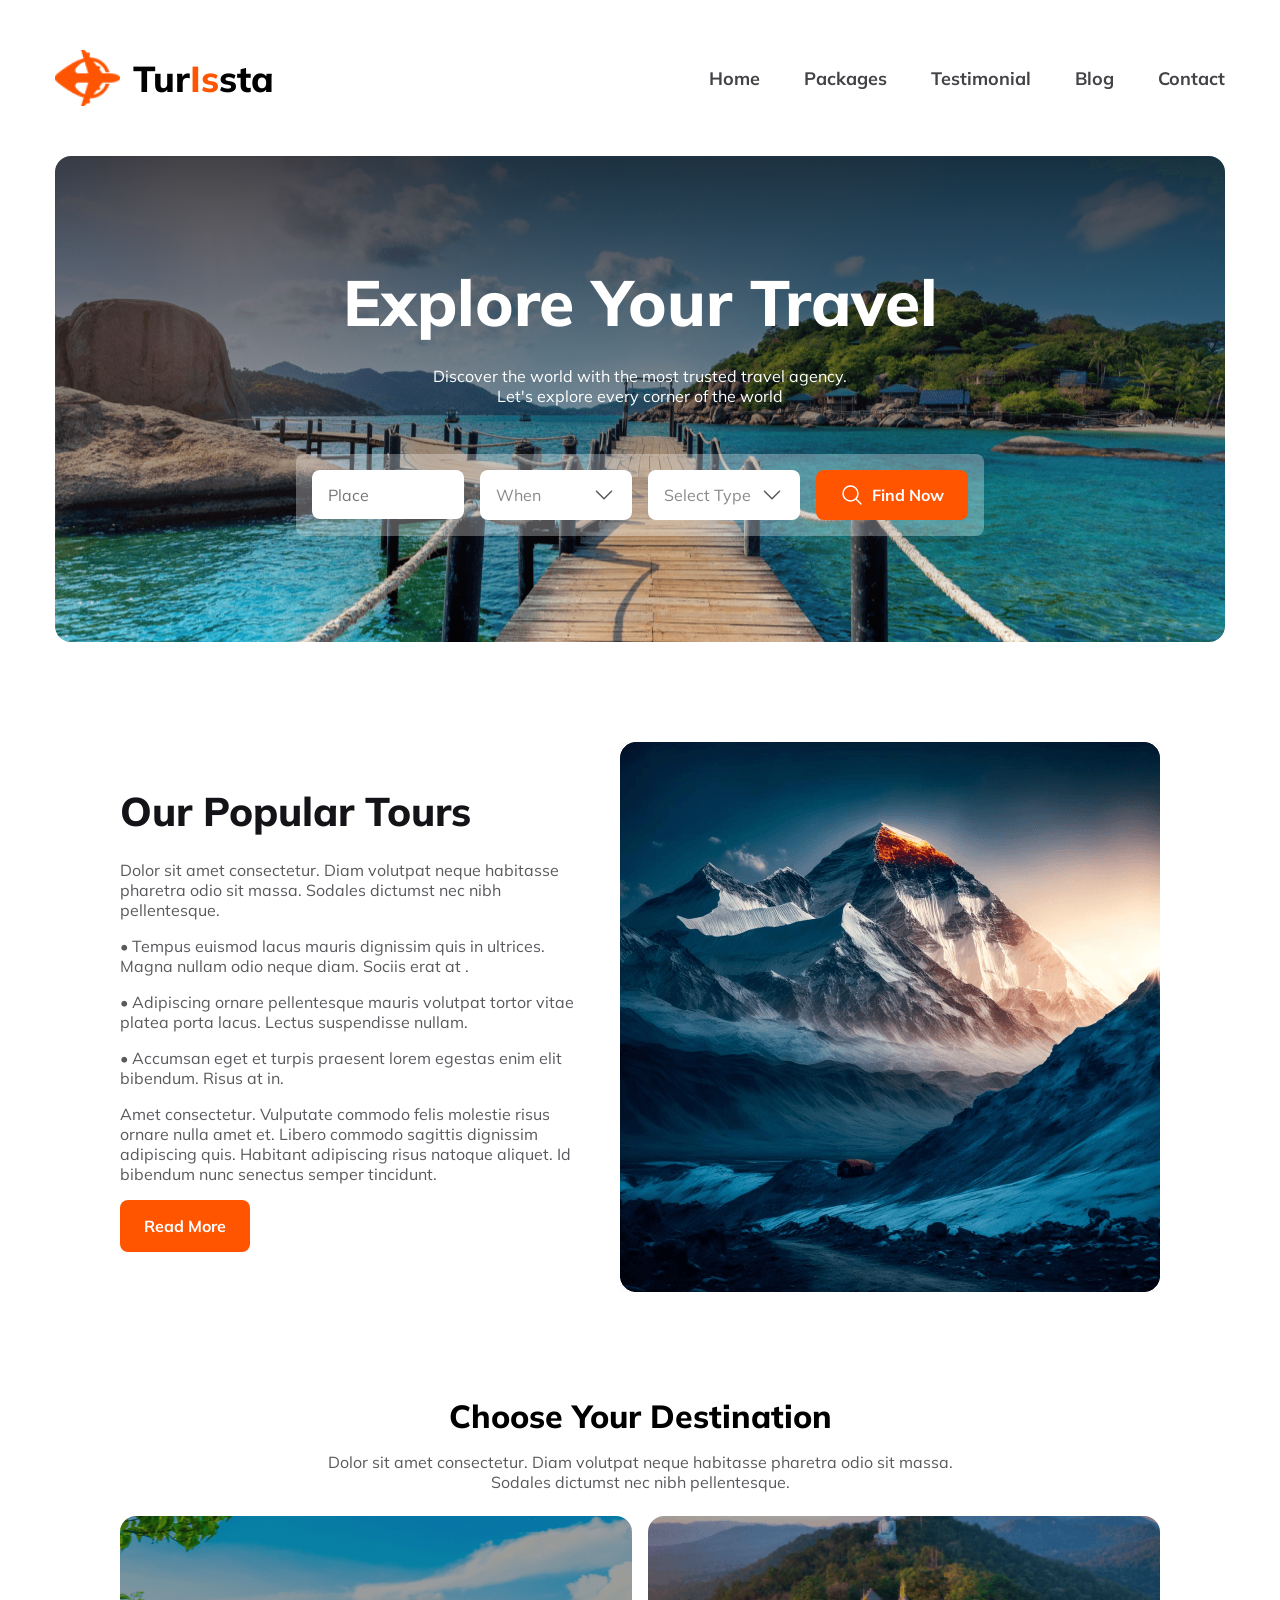
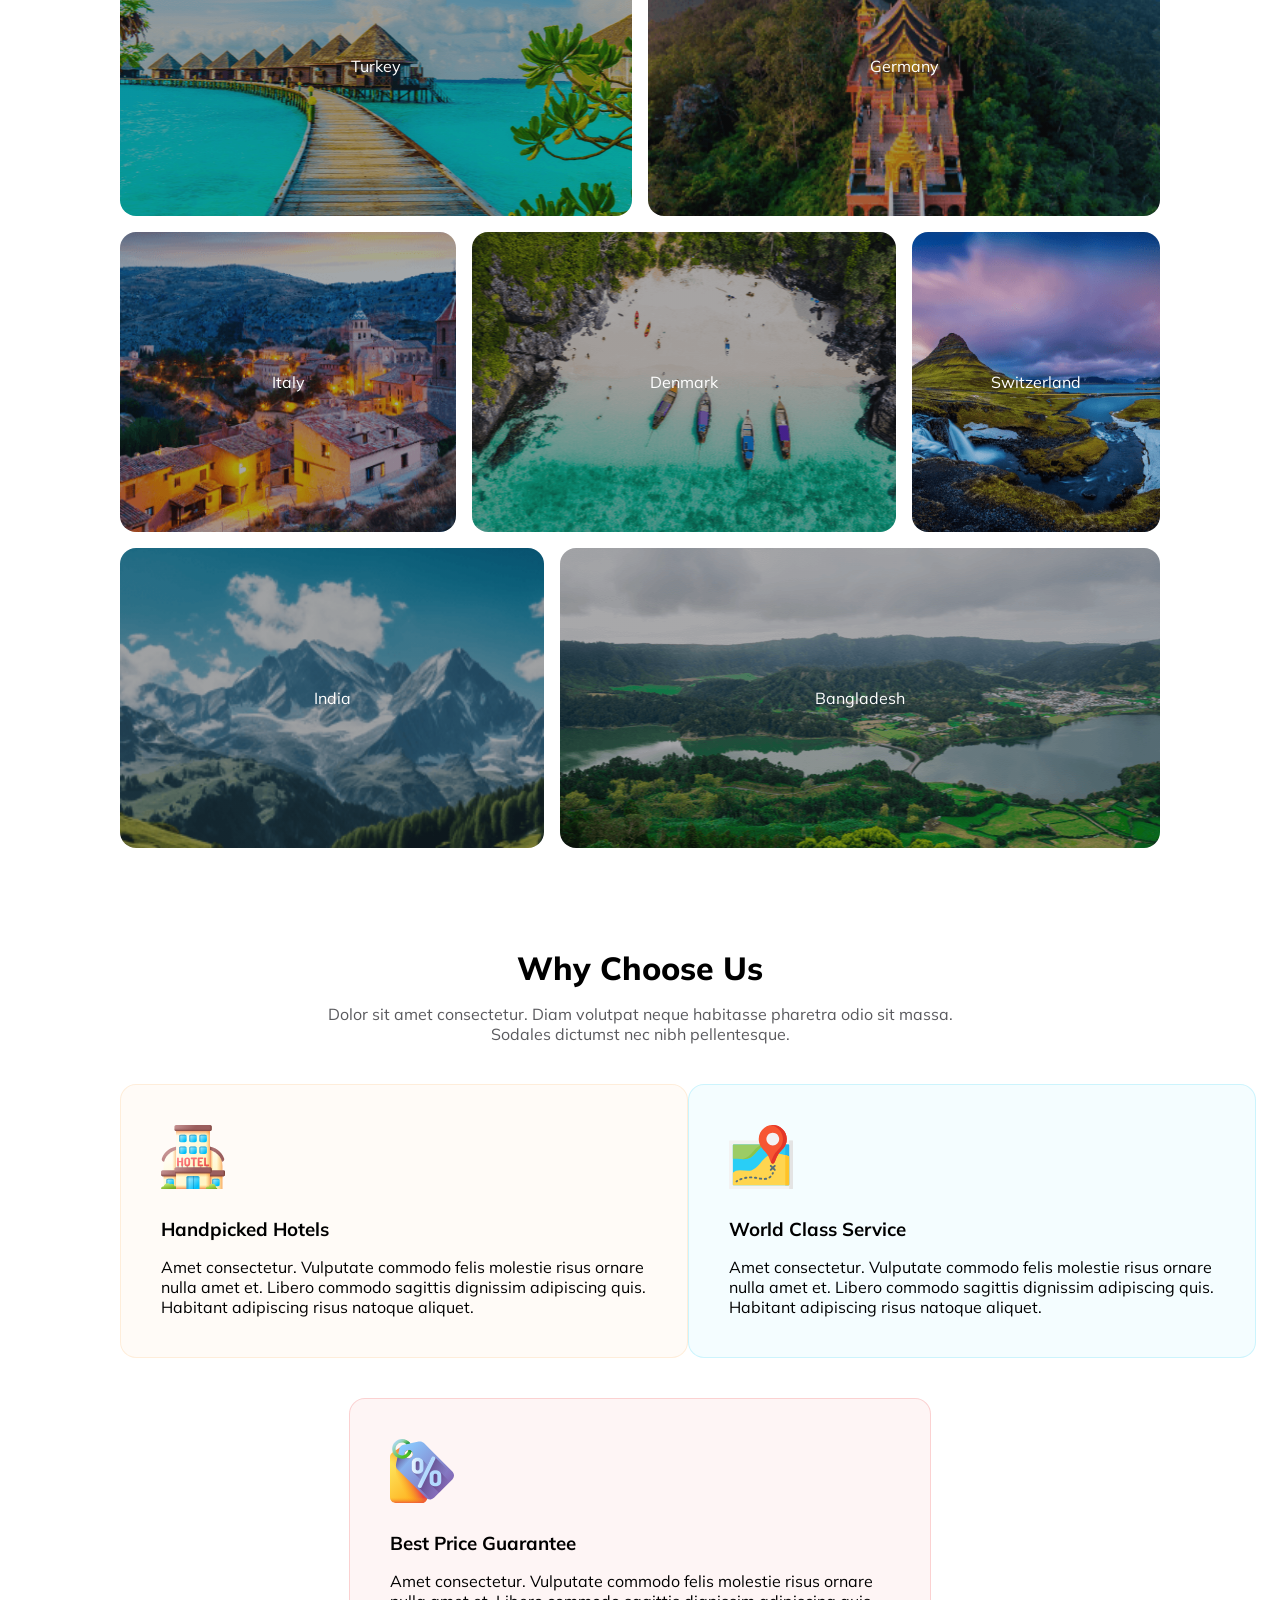
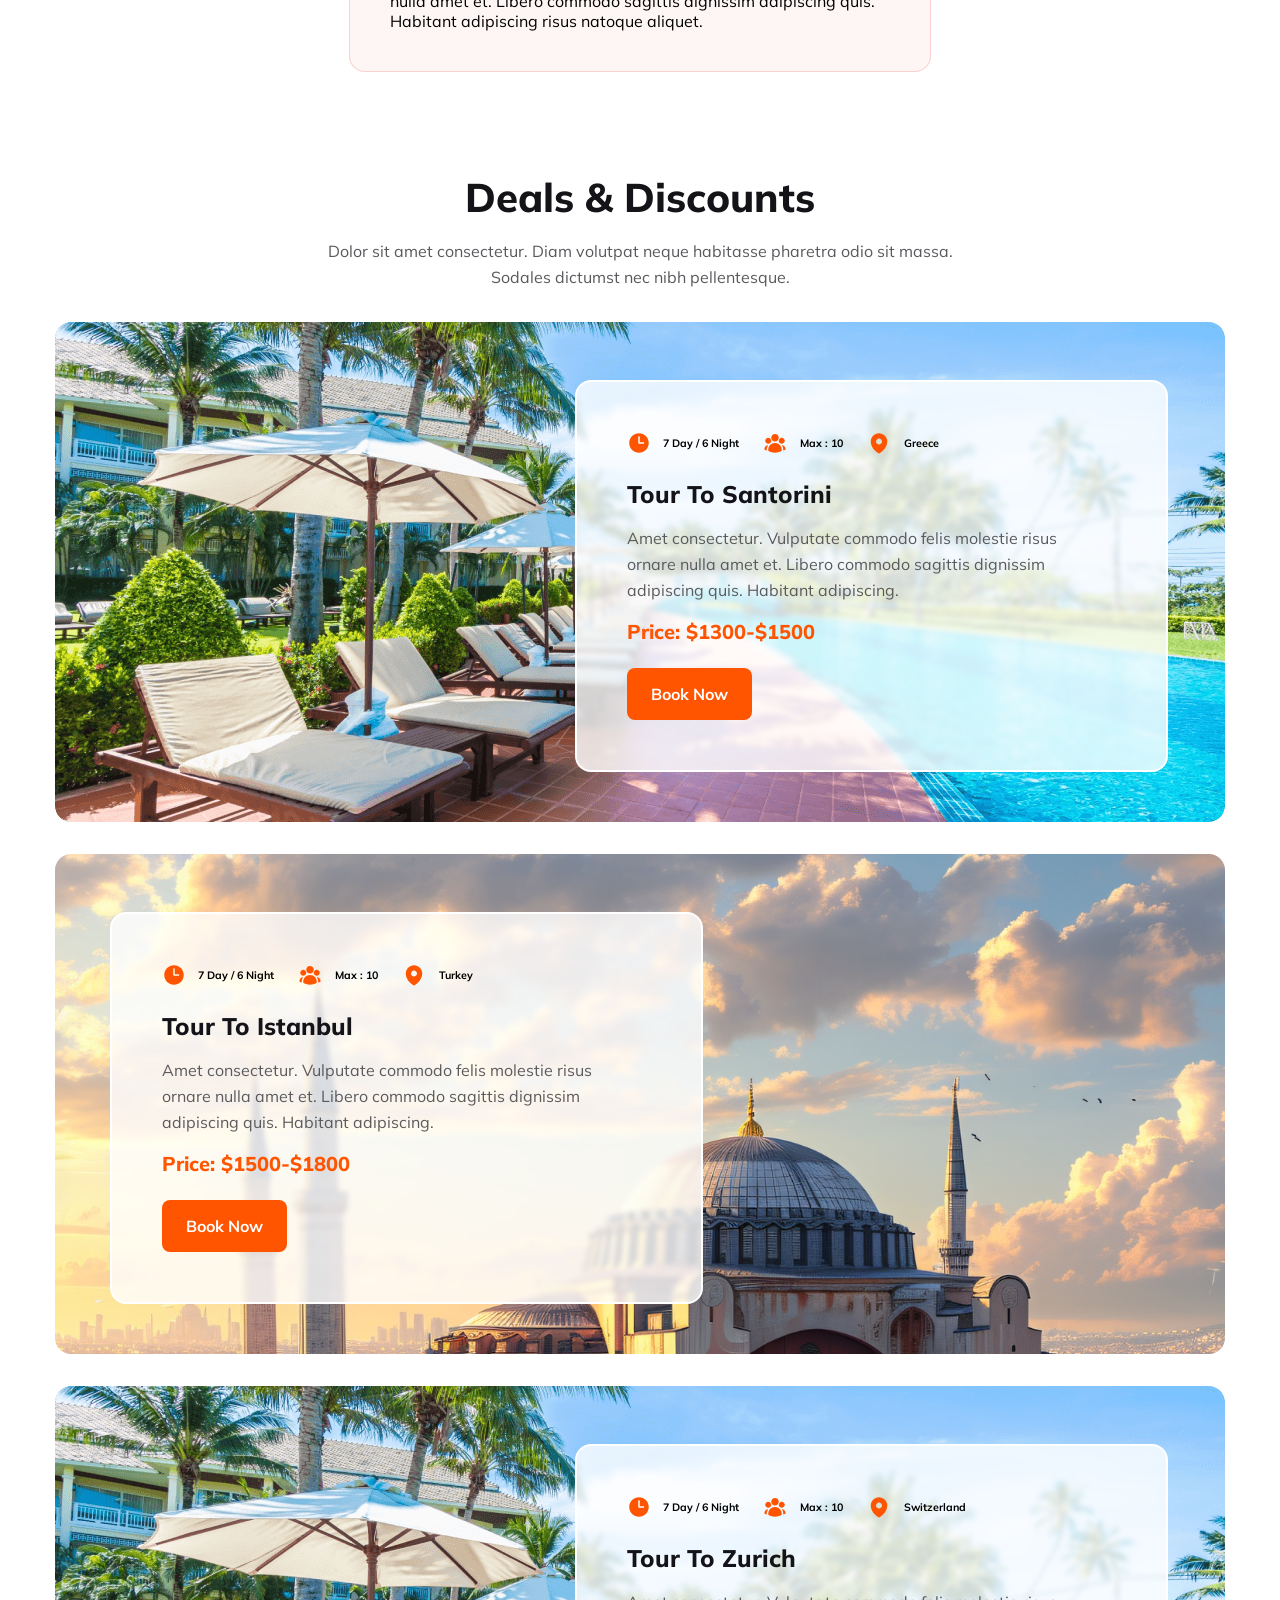
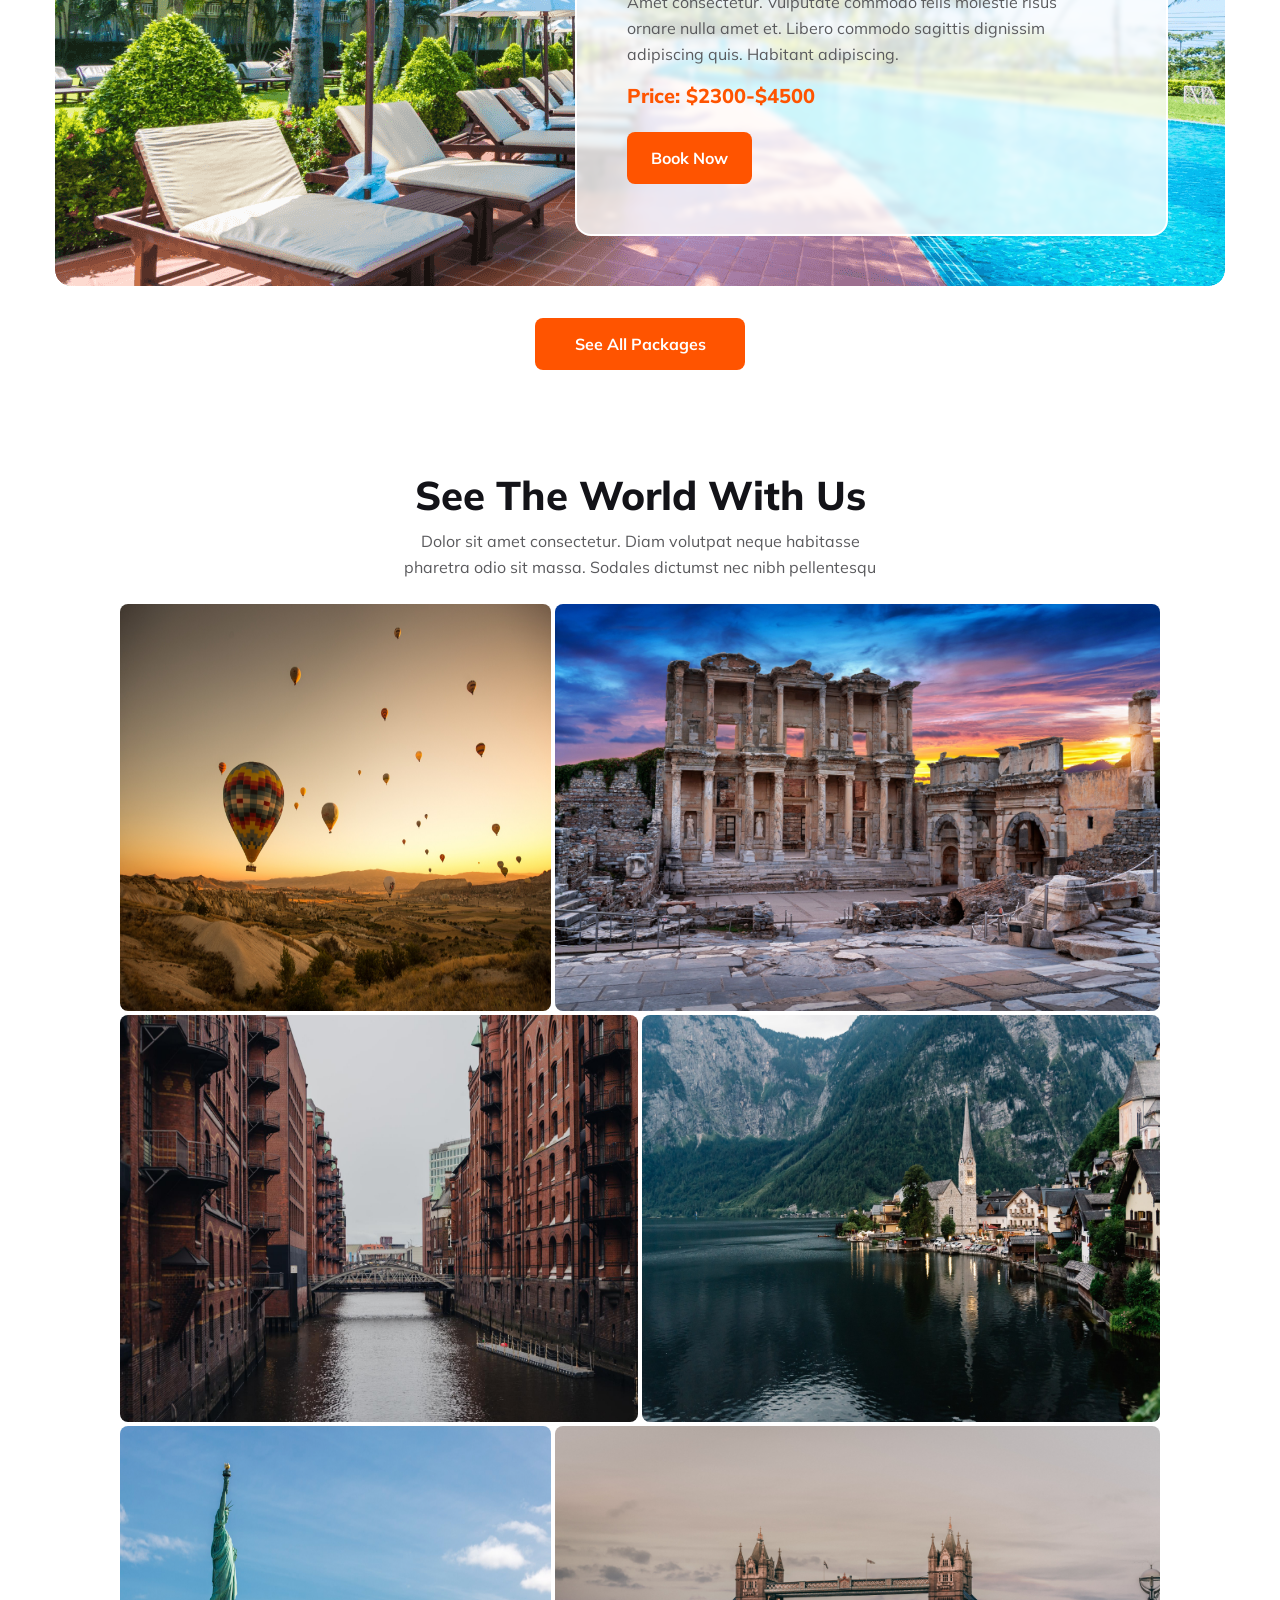
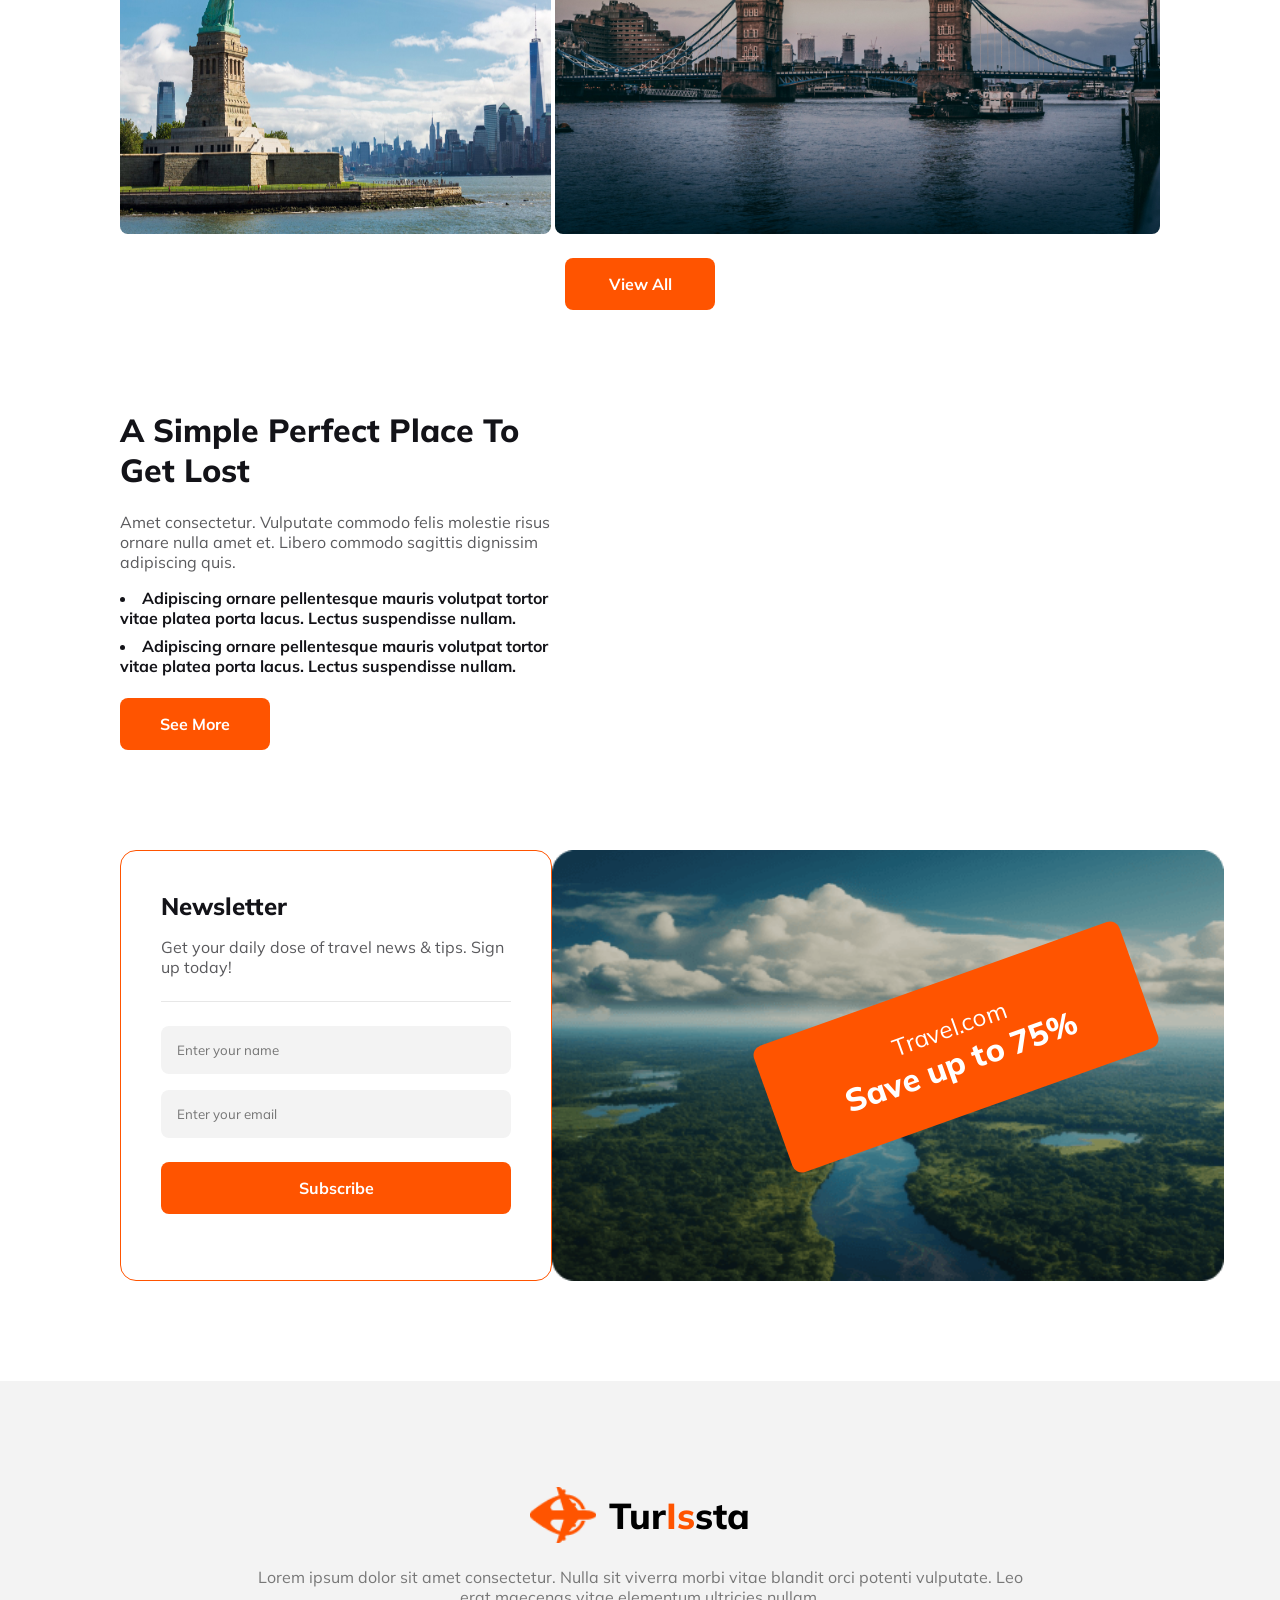
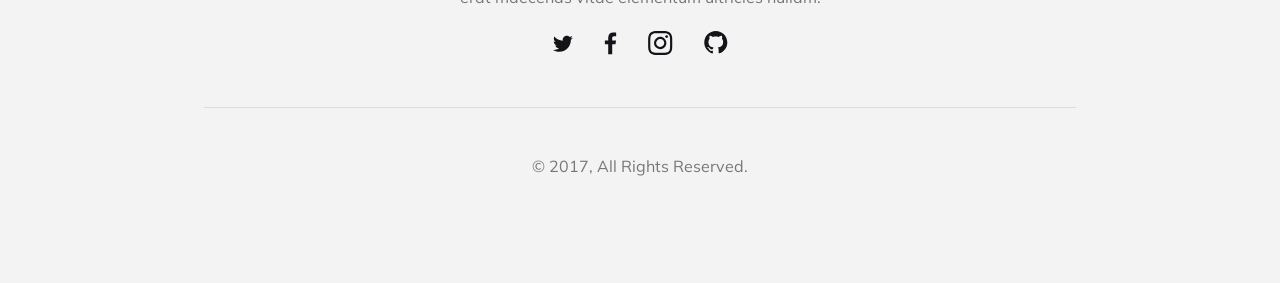
<file: index.html>
<!DOCTYPE html>
<html lang="en">
<head>
    <meta charset="UTF-8">
    <meta name="viewport" content="width=device-width, initial-scale=1.0">
    <title>Turissta</title>
    <link rel="stylesheet" href="styles.css">
    <link rel="stylesheet" href="responsive.css">
</head>

<body>
    <header>
        <nav>
            <div class="logo">
                <img src="Images/Group 40071 (2).png" alt="">
                <h1>Tur<span class="highlight">Is</span>sta</h1>
            </div>

            <div class="menu">
                <div class="menu-bar">
                    <ul>
                        <li><a href="">Home</a></li>
                        <li><a href="">Packages</a></li>
                        <li><a href="">Testimonial</a></li>
                        <li><a href="">Blog</a></li>
                        <li><a href="">Contact</a></li>
                    </ul>
                </div>
                <div class="hamburger-menu">
                    <svg xmlns="http://www.w3.org/2000/svg" width="18" height="12" viewBox="0 0 18 12" fill="none">
                        <path d="M0.75 0.75H17.25M0.75 6H17.25M0.75 11.25H17.25" stroke="#131318" stroke-width="1.5" stroke-linecap="round" stroke-linejoin="round"/>
                      </svg>
                </div>
            </div>
        </nav>

        <div class="hero-section">
            <div class="hero-text">
                <h1>Explore Your Travel</h1>
                <p>Discover the world with the most trusted travel agency. <br> Let's explore every corner of the world</p>
            </div>

            <div class="input-section">

                <div class="input-field">
                    <input type="text" placeholder="Place">
                </div>


                <div class="dropdown-section-main">

                    <div class="dropdown-section">

                        <a class="dropdown-button" href="#"><span>When</span><svg xmlns="http://www.w3.org/2000/svg" width="24" height="24" viewBox="0 0 24 24" fill="none">
                            <path d="M19.5 8.25L12 15.75L4.5 8.25" stroke="#131318" stroke-opacity="0.7" stroke-width="1.5" stroke-linecap="round" stroke-linejoin="round"/>
                        </svg></a>
                        <ul class="dropdown">
                            <li><a href="">January</a></li>
                            <li><a href="">February</a></li>
                            <li><a href="">March</a></li>
                            <li><a href="">April</a></li>
                        </ul>
    
                    </div>
    
                    <div class="dropdown-section">
    
                        <a class="dropdown-button" href="#"><span>Select Type</span><svg xmlns="http://www.w3.org/2000/svg" width="24" height="24" viewBox="0 0 24 24" fill="none">
                            <path d="M19.5 8.25L12 15.75L4.5 8.25" stroke="#131318" stroke-opacity="0.7" stroke-width="1.5" stroke-linecap="round" stroke-linejoin="round"/>
                        </svg></a>
                        <ul class="dropdown">
                            <li><a href="">January</a></li>
                            <li><a href="">February</a></li>
                            <li><a href="">March</a></li>
                            <li><a href="">April</a></li>
                        </ul>
    
                    </div>
    
                    <button class="find-now-button">
                        <svg xmlns="http://www.w3.org/2000/svg" width="24" height="24" viewBox="0 0 24 24" fill="none">
                            <path d="M21 21L15.803 15.803M15.803 15.803C17.2096 14.3965 17.9998 12.4887 17.9998 10.4995C17.9998 8.51035 17.2096 6.60262 15.803 5.19605C14.3964 3.78947 12.4887 2.99927 10.4995 2.99927C8.51031 2.99927 6.60258 3.78947 5.196 5.19605C3.78943 6.60262 2.99922 8.51035 2.99922 10.4995C2.99922 12.4887 3.78943 14.3965 5.196 15.803C6.60258 17.2096 8.51031 17.9998 10.4995 17.9998C12.4887 17.9998 14.3964 17.2096 15.803 15.803Z" stroke="white" stroke-width="1.5" stroke-linecap="round" stroke-linejoin="round"/>
                          </svg>
                        <span>Find Now</span>
                    </button>

                </div>
                

             
            </div>
        </div>

    </header>


    <main>

        <div class="container">
            
            <div class="popular-tours-section">

                <div class="popular-tour-text">
                    <h1 class="headline">
                        Our Popular Tours
                    </h1>
                    <p>
                        Dolor sit amet consectetur. Diam volutpat neque habitasse pharetra odio sit massa. Sodales dictumst nec nibh pellentesque.
                    </p>
                    
                    <div class="bullet-points">
                        <p>&#x2022; Tempus euismod lacus mauris dignissim quis in ultrices. Magna nullam odio neque diam. Sociis erat at .</p>
                        <p>&#x2022; Adipiscing ornare pellentesque mauris volutpat tortor vitae platea porta lacus. Lectus suspendisse nullam.</p>
                        <p>&#x2022; Accumsan eget et turpis praesent lorem egestas enim elit bibendum. Risus at in.</p>
                    </div>
    
                    <p>Amet consectetur. Vulputate commodo felis molestie risus ornare nulla amet et. Libero commodo sagittis dignissim adipiscing quis. Habitant adipiscing risus natoque aliquet. Id bibendum nunc senectus semper tincidunt. </p>
                    
                    <button class="primary-button">Read More</button>
                
                </div>
    
                <div class="popular-tour-image">
                    <img src="Images/Rectangle 4.png" alt="">
                </div>
                
            </div>
                    
        </div>


        <div class="container">
            
            <div class="destination-section">
                <div class="destination-section-text">
                    <h1 class="headline">
                        Choose Your Destination
                    </h1>
                    <p>
                        Dolor sit amet consectetur. Diam volutpat neque habitasse pharetra odio sit massa. Sodales dictumst nec nibh pellentesque.
                    </p>
                </div>

                <div class="destination-section-image">
                    <div class="image-1">Turkey</div>
                    <div class="image-2">Germany</div>
                    <div class="image-3">Italy</div>
                    <div class="image-4">Denmark</div>
                    <div class="image-5">Switzerland</div>
                    <div class="image-6">India</div>
                    <div class="image-7">Bangladesh</div>
                </div>
            </div>
        </div>


        <!-- choose us section starts here -->

        <div class="container">

            <div class="choose-us-section">

            <div class="choose-us-text">
                <h1>Why Choose Us</h1>
                <p class="heading-para">Dolor sit amet consectetur. Diam volutpat neque habitasse pharetra odio sit massa. Sodales dictumst nec nibh pellentesque.</p>
            </div>

            <div class="choose-us-main-content">
                
                <div class="choose-us-section-combined-content">
                    
                    <div class="choose-us-section-content-1">
    
                        <div class="chooseus-img">
                            <svg xmlns="http://www.w3.org/2000/svg" width="64" height="64" viewBox="0 0 64 64" fill="none">
                                <g clip-path="url(#clip0_8_176)">
                                  <path d="M3.27001 36.8492H60.73C62.456 36.8492 63.6776 35.1641 63.1441 33.5226C60.8611 26.4963 54.2607 21.4171 46.4731 21.4171H17.5268C9.73928 21.4171 3.13887 26.4963 0.85583 33.5226C0.322371 35.164 1.54402 36.8492 3.27001 36.8492Z" fill="url(#paint0_linear_8_176)"/>
                                  <path d="M46.4975 21.4172V36.8491H60.7299C62.4559 36.8491 63.6776 35.164 63.1442 33.5225C60.8636 26.5035 54.2745 21.4278 46.4975 21.4172Z" fill="url(#paint1_linear_8_176)"/>
                                  <path d="M61.458 64H2.54205V40.9341C2.54205 32.0233 9.76577 24.7996 18.6766 24.7996H45.3235C54.2344 24.7996 61.4581 32.0233 61.4581 40.9341L61.458 64Z" fill="url(#paint2_linear_8_176)"/>
                                  <path d="M46.4975 24.8424V64H61.458V40.9341C61.4579 32.4183 54.8601 25.4439 46.4975 24.8424Z" fill="url(#paint3_linear_8_176)"/>
                                  <path d="M46.4975 24.8424V64H61.458V40.9341C61.4579 32.4183 54.8601 25.4439 46.4975 24.8424Z" fill="url(#paint4_linear_8_176)"/>
                                  <path d="M46.4975 48.8575H61.458V64H46.4975V48.8575Z" fill="url(#paint5_linear_8_176)"/>
                                  <path d="M2.54205 48.8575H17.5026V64H2.54205V48.8575Z" fill="url(#paint6_linear_8_176)"/>
                                  <path d="M7.86407 64H18.5725V24.801C14.4538 24.8271 10.7013 26.3958 7.86407 28.9591V64Z" fill="url(#paint7_linear_8_176)"/>
                                  <path d="M11.1925 61.2021H7.05137C6.11785 61.2021 5.36115 60.4453 5.36115 59.5118V55.3706C5.36115 54.4371 6.11785 53.6804 7.05137 53.6804H11.1925C12.1261 53.6804 12.8828 54.4371 12.8828 55.3706V59.5118C12.8829 60.4453 12.1261 61.2021 11.1925 61.2021Z" fill="url(#paint8_linear_8_176)"/>
                                  <path d="M11.1925 61.2021H7.05137C6.11785 61.2021 5.36115 60.4453 5.36115 59.5118V55.3706C5.36115 54.4371 6.11785 53.6804 7.05137 53.6804H11.1925C12.1261 53.6804 12.8828 54.4371 12.8828 55.3706V59.5118C12.8829 60.4453 12.1261 61.2021 11.1925 61.2021Z" fill="url(#paint9_linear_8_176)"/>
                                  <path d="M5.36115 59.5118V55.3706C5.36115 54.4371 6.11785 53.6804 7.05137 53.6804H11.1925C12.1261 53.6804 12.8828 54.4371 12.8828 55.3706V59.5118C12.8828 60.4453 12.1261 61.2021 11.1925 61.2021H7.05137C6.11785 61.2021 5.36115 60.4453 5.36115 59.5118Z" fill="url(#paint10_linear_8_176)"/>
                                  <path d="M56.9485 61.2021H52.8073C51.8738 61.2021 51.1171 60.4453 51.1171 59.5118V55.3706C51.1171 54.4371 51.8738 53.6804 52.8073 53.6804H56.9485C57.882 53.6804 58.6387 54.4371 58.6387 55.3706V59.5118C58.6387 60.4453 57.882 61.2021 56.9485 61.2021Z" fill="url(#paint11_linear_8_176)"/>
                                  <path d="M56.9485 61.2021H52.8073C51.8738 61.2021 51.1171 60.4453 51.1171 59.5118V55.3706C51.1171 54.4371 51.8738 53.6804 52.8073 53.6804H56.9485C57.882 53.6804 58.6387 54.4371 58.6387 55.3706V59.5118C58.6387 60.4453 57.882 61.2021 56.9485 61.2021Z" fill="url(#paint12_linear_8_176)"/>
                                  <path d="M51.117 59.5118V55.3706C51.117 54.4371 51.8737 53.6804 52.8072 53.6804H56.9484C57.8819 53.6804 58.6386 54.4371 58.6386 55.3706V59.5118C58.6386 60.4453 57.8819 61.2021 56.9484 61.2021H52.8072C51.8738 61.2021 51.117 60.4453 51.117 59.5118Z" fill="url(#paint13_linear_8_176)"/>
                                  <path d="M35.5024 51.1494H1.64267C0.735498 51.1494 0 50.414 0 49.5068V46.8008C0 45.8936 0.735373 45.1581 1.64267 45.1581H35.5024C36.4096 45.1581 37.1451 45.8935 37.1451 46.8008V49.5068C37.1451 50.414 36.4097 51.1494 35.5024 51.1494Z" fill="url(#paint14_linear_8_176)"/>
                                  <path d="M35.8561 45.1583H18.5726V51.1495H35.8561C36.568 51.1495 37.1451 50.2124 37.1451 49.0564V47.2516C37.1451 46.0954 36.568 45.1583 35.8561 45.1583Z" fill="url(#paint15_linear_8_176)"/>
                                  <path d="M0 47.5426V49.0563C0 50.2123 0.57713 51.1494 1.28904 51.1494H35.8561C36.568 51.1494 37.1451 50.2123 37.1451 49.0563V47.5426H0Z" fill="url(#paint16_linear_8_176)"/>
                                  <path d="M62.3573 51.1494H28.4975C27.5904 51.1494 26.8549 50.414 26.8549 49.5068V46.8008C26.8549 45.8936 27.5902 45.1581 28.4975 45.1581H62.3573C63.2645 45.1581 64 45.8935 64 46.8008V49.5068C64 50.414 63.2646 51.1494 62.3573 51.1494Z" fill="url(#paint17_linear_8_176)"/>
                                  <path d="M62.7109 45.1583H45.4274V51.1495H62.7109C63.4228 51.1495 64 50.2124 64 49.0564V47.2516C64 46.0954 63.4228 45.1583 62.7109 45.1583Z" fill="url(#paint18_linear_8_176)"/>
                                  <path d="M26.8549 47.5426V49.0563C26.8549 50.2123 27.432 51.1494 28.1439 51.1494H62.7109C63.4228 51.1494 64 50.2123 64 49.0563V47.5426H26.8549Z" fill="url(#paint19_linear_8_176)"/>
                                  <path d="M16.7784 64H0.633581C0.149816 64 -0.153494 63.4803 0.0805454 63.0568C0.626679 62.0682 1.64855 61.3785 2.83807 61.2932C2.98238 60.6155 3.31618 59.9705 3.84324 59.4434C5.27258 58.0141 7.57407 57.9928 9.03352 59.3732C10.1366 58.5274 11.7203 58.6064 12.7292 59.6154C13.196 60.0822 13.4621 60.672 13.5323 61.2806H14.7258C15.9492 61.2806 16.9907 62.0625 17.3762 63.1549C17.5217 63.5672 17.2156 64 16.7784 64Z" fill="url(#paint20_linear_8_176)"/>
                                  <path d="M15.0539 3.50861H48.946V64H15.0539V3.50861Z" fill="url(#paint21_linear_8_176)"/>
                                  <path d="M15.0539 3.50861H48.946V18.949H15.0539V3.50861Z" fill="url(#paint22_linear_8_176)"/>
                                  <path d="M15.0539 45.1583H48.946V59.9873H15.0539V45.1583Z" fill="url(#paint23_linear_8_176)"/>
                                  <path d="M15.0539 49.171H48.946V64H15.0539V49.171Z" fill="url(#paint24_linear_8_176)"/>
                                  <path d="M32 3.50861H48.9461V64H32V3.50861Z" fill="url(#paint25_linear_8_176)"/>
                                  <path d="M17.778 39.3629V43.1217C17.778 43.5796 17.4068 43.9508 16.9489 43.9508C16.491 43.9508 16.1198 43.5796 16.1198 43.1217V39.3629C16.1198 38.905 16.491 38.5338 16.9489 38.5338C17.4068 38.5338 17.778 38.905 17.778 39.3629Z" fill="url(#paint26_linear_8_176)"/>
                                  <path d="M22.0133 39.3629V43.1217C22.0133 43.5796 21.6421 43.9508 21.1842 43.9508C20.7263 43.9508 20.3551 43.5796 20.3551 43.1217V39.3629C20.3551 38.905 20.7263 38.5338 21.1842 38.5338C21.6421 38.5338 22.0133 38.905 22.0133 39.3629Z" fill="url(#paint27_linear_8_176)"/>
                                  <path d="M27.0655 40.4587V43.3199C27.0655 43.6685 26.6943 43.951 26.2363 43.951C25.7784 43.951 25.4072 43.6684 25.4072 43.3199V40.4587C25.4072 40.1101 25.7784 39.8276 26.2363 39.8276C26.6943 39.8275 27.0655 40.1101 27.0655 40.4587Z" fill="url(#paint28_linear_8_176)"/>
                                  <path d="M33.6403 40.4587V43.3199C33.6403 43.6685 33.2691 43.951 32.8112 43.951C32.3533 43.951 31.9821 43.6684 31.9821 43.3199V40.4587C31.9821 40.1101 32.3533 39.8276 32.8112 39.8276C33.2691 39.8275 33.6403 40.1101 33.6403 40.4587Z" fill="url(#paint29_linear_8_176)"/>
                                  <path d="M40.3222 40.4587V43.3199C40.3222 43.6685 39.951 43.951 39.4931 43.951C39.0352 43.951 38.664 43.6684 38.664 43.3199V40.4587C38.664 40.1101 39.0352 39.8276 39.4931 39.8276C39.951 39.8275 40.3222 40.1101 40.3222 40.4587Z" fill="url(#paint30_linear_8_176)"/>
                                  <path d="M46.4975 40.4587V43.3199C46.4975 43.6685 46.1263 43.951 45.6684 43.951C45.2105 43.951 44.8393 43.6684 44.8393 43.3199V40.4587C44.8393 40.1101 45.2105 39.8276 45.6684 39.8276C46.1263 39.8275 46.4975 40.1101 46.4975 40.4587Z" fill="url(#paint31_linear_8_176)"/>
                                  <path d="M21.1876 32.4559C20.7227 32.4559 20.2577 32.6228 20.2577 33.0164V35.9372H17.8853V33.0164C17.8853 32.6228 17.4204 32.4559 16.9555 32.4559C16.4905 32.4559 16.0256 32.6228 16.0256 33.0164V40.5986C16.0256 40.98 16.4905 41.1708 16.9555 41.1708C17.4204 41.1708 17.8853 40.98 17.8853 40.5986V37.3677H20.2577V40.5986C20.2577 40.98 20.7227 41.1708 21.1876 41.1708C21.6526 41.1708 22.1175 40.98 22.1175 40.5986V33.0164C22.1176 32.6228 21.6527 32.4559 21.1876 32.4559Z" fill="url(#paint32_linear_8_176)"/>
                                  <path d="M26.2303 32.4559C24.5851 32.4559 23.3095 33.2189 23.3095 35.2695V38.4288C23.3095 40.4794 24.5851 41.2424 26.2303 41.2424C27.8755 41.2424 29.163 40.4794 29.163 38.4288V35.2695C29.163 33.2189 27.8755 32.4559 26.2303 32.4559ZM27.3032 38.4288C27.3032 39.2515 26.898 39.6209 26.2303 39.6209C25.5626 39.6209 25.1693 39.2515 25.1693 38.4288V35.2695C25.1693 34.4468 25.5627 34.0774 26.2303 34.0774C26.8979 34.0774 27.3032 34.4468 27.3032 35.2695V38.4288Z" fill="url(#paint33_linear_8_176)"/>
                                  <path d="M35.3862 32.4559H30.236C29.8426 32.4559 29.6757 32.8852 29.6757 33.2786C29.6757 33.7317 29.8783 34.1251 30.236 34.1251H31.8811V40.5986C31.8811 40.98 32.3461 41.1708 32.811 41.1708C33.276 41.1708 33.7409 40.98 33.7409 40.5986V34.1251H35.3861C35.7437 34.1251 35.9464 33.7317 35.9464 33.2786C35.9465 32.8852 35.7796 32.4559 35.3862 32.4559Z" fill="url(#paint34_linear_8_176)"/>
                                  <path d="M41.7403 34.0774C42.0981 34.0774 42.3007 33.6959 42.3007 33.2547C42.3007 32.8732 42.1338 32.4559 41.7403 32.4559H37.4962C37.091 32.4559 36.6855 32.6468 36.6855 33.0283V40.5986C36.6855 40.98 37.0909 41.1708 37.4962 41.1708H41.7403C42.1338 41.1708 42.3007 40.7536 42.3007 40.3721C42.3007 39.931 42.0981 39.5495 41.7403 39.5495H38.5453V37.5229H40.3335C40.7271 37.5229 40.8939 37.1414 40.8939 36.8195C40.8939 36.438 40.6913 36.0923 40.3335 36.0923H38.5453V34.0775H41.7403V34.0774Z" fill="url(#paint35_linear_8_176)"/>
                                  <path d="M47.689 39.5495H44.9709V33.0164C44.9709 32.6228 44.5059 32.4559 44.041 32.4559C43.5761 32.4559 43.1111 32.6228 43.1111 33.0164V40.5986C43.1111 40.98 43.5165 41.1708 43.9218 41.1708H47.6891C48.0469 41.1708 48.2256 40.7655 48.2256 40.3602C48.2255 39.9547 48.0468 39.5495 47.689 39.5495Z" fill="url(#paint36_linear_8_176)"/>
                                  <path d="M48.9299 48.1539H15.0701C14.1629 48.1539 13.4274 47.4185 13.4274 46.5112V43.8053C13.4274 42.8981 14.1628 42.1626 15.0701 42.1626H48.9299C49.837 42.1626 50.5725 42.898 50.5725 43.8053V46.5112C50.5725 47.4185 49.8372 48.1539 48.9299 48.1539Z" fill="url(#paint37_linear_8_176)"/>
                                  <path d="M49.2835 42.1626H32V48.1539H49.2835C49.9954 48.1539 50.5726 47.2167 50.5726 46.0607V44.2559C50.5726 43.0998 49.9954 42.1626 49.2835 42.1626Z" fill="url(#paint38_linear_8_176)"/>
                                  <path d="M13.4274 44.5469V46.0606C13.4274 47.2166 14.0046 48.1538 14.7165 48.1538H49.2835C49.9954 48.1538 50.5725 47.2166 50.5725 46.0606V44.5469H13.4274Z" fill="url(#paint39_linear_8_176)"/>
                                  <path d="M48.9299 5.99128H15.0701C14.1629 5.99128 13.4274 5.25591 13.4274 4.34861V1.64267C13.4274 0.735373 14.1628 0 15.0701 0H48.9299C49.8372 0 50.5725 0.735373 50.5725 1.64267V4.34861C50.5725 5.25578 49.8372 5.99128 48.9299 5.99128Z" fill="url(#paint40_linear_8_176)"/>
                                  <path d="M49.2835 0H32V5.99128H49.2835C49.9954 5.99128 50.5726 5.05412 50.5726 3.8981V2.09318C50.5726 0.937161 49.9954 0 49.2835 0Z" fill="url(#paint41_linear_8_176)"/>
                                  <path d="M13.4274 2.38434V3.898C13.4274 5.05402 14.0046 5.99118 14.7165 5.99118H49.2835C49.9954 5.99118 50.5725 5.05402 50.5725 3.898V2.38434H13.4274Z" fill="url(#paint42_linear_8_176)"/>
                                  <path d="M23.9539 28.9388H19.8127C18.8792 28.9388 18.1225 28.1821 18.1225 27.2486V23.1074C18.1225 22.1739 18.8792 21.4172 19.8127 21.4172H23.9539C24.8874 21.4172 25.6441 22.1739 25.6441 23.1074V27.2486C25.6441 28.182 24.8874 28.9388 23.9539 28.9388Z" fill="url(#paint43_linear_8_176)"/>
                                  <path d="M23.9539 28.9388H19.8127C18.8792 28.9388 18.1225 28.1821 18.1225 27.2486V23.1074C18.1225 22.1739 18.8792 21.4172 19.8127 21.4172H23.9539C24.8874 21.4172 25.6441 22.1739 25.6441 23.1074V27.2486C25.6441 28.182 24.8874 28.9388 23.9539 28.9388Z" fill="url(#paint44_linear_8_176)"/>
                                  <path d="M18.1224 27.2485V23.1073C18.1224 22.1738 18.8791 21.4171 19.8126 21.4171H23.9538C24.8873 21.4171 25.644 22.1738 25.644 23.1073V27.2485C25.644 28.182 24.8873 28.9387 23.9538 28.9387H19.8126C18.8792 28.9388 18.1224 28.182 18.1224 27.2485Z" fill="url(#paint45_linear_8_176)"/>
                                  <path d="M34.0705 28.9388H29.9294C28.9958 28.9388 28.2391 28.1821 28.2391 27.2486V23.1074C28.2391 22.1739 28.9958 21.4172 29.9294 21.4172H34.0705C35.0041 21.4172 35.7608 22.1739 35.7608 23.1074V27.2486C35.7608 28.182 35.0041 28.9388 34.0705 28.9388Z" fill="url(#paint46_linear_8_176)"/>
                                  <path d="M34.0705 28.9388H29.9294C28.9958 28.9388 28.2391 28.1821 28.2391 27.2486V23.1074C28.2391 22.1739 28.9958 21.4172 29.9294 21.4172H34.0705C35.0041 21.4172 35.7608 22.1739 35.7608 23.1074V27.2486C35.7608 28.182 35.0041 28.9388 34.0705 28.9388Z" fill="url(#paint47_linear_8_176)"/>
                                  <path d="M28.2391 27.2485V23.1073C28.2391 22.1738 28.9958 21.4171 29.9294 21.4171H34.0705C35.0041 21.4171 35.7608 22.1738 35.7608 23.1073V27.2485C35.7608 28.182 35.0041 28.9387 34.0705 28.9387H29.9294C28.9958 28.9388 28.2391 28.182 28.2391 27.2485Z" fill="url(#paint48_linear_8_176)"/>
                                  <path d="M44.1872 28.9388H40.046C39.1125 28.9388 38.3558 28.1821 38.3558 27.2486V23.1074C38.3558 22.1739 39.1125 21.4172 40.046 21.4172H44.1872C45.1207 21.4172 45.8774 22.1739 45.8774 23.1074V27.2486C45.8775 28.182 45.1207 28.9388 44.1872 28.9388Z" fill="url(#paint49_linear_8_176)"/>
                                  <path d="M44.1872 28.9388H40.046C39.1125 28.9388 38.3558 28.1821 38.3558 27.2486V23.1074C38.3558 22.1739 39.1125 21.4172 40.046 21.4172H44.1872C45.1207 21.4172 45.8774 22.1739 45.8774 23.1074V27.2486C45.8775 28.182 45.1207 28.9388 44.1872 28.9388Z" fill="url(#paint50_linear_8_176)"/>
                                  <path d="M38.3558 27.2485V23.1073C38.3558 22.1738 39.1125 21.4171 40.046 21.4171H44.1872C45.1207 21.4171 45.8774 22.1738 45.8774 23.1073V27.2485C45.8774 28.182 45.1207 28.9387 44.1872 28.9387H40.046C39.1125 28.9388 38.3558 28.182 38.3558 27.2485Z" fill="url(#paint51_linear_8_176)"/>
                                  <path d="M23.9539 17.31H19.8127C18.8792 17.31 18.1225 16.5533 18.1225 15.6197V11.4786C18.1225 10.545 18.8792 9.78833 19.8127 9.78833H23.9539C24.8874 9.78833 25.6441 10.545 25.6441 11.4786V15.6197C25.6441 16.5531 24.8874 17.31 23.9539 17.31Z" fill="url(#paint52_linear_8_176)"/>
                                  <path d="M23.9539 17.31H19.8127C18.8792 17.31 18.1225 16.5533 18.1225 15.6197V11.4786C18.1225 10.545 18.8792 9.78833 19.8127 9.78833H23.9539C24.8874 9.78833 25.6441 10.545 25.6441 11.4786V15.6197C25.6441 16.5531 24.8874 17.31 23.9539 17.31Z" fill="url(#paint53_linear_8_176)"/>
                                  <path d="M18.1224 15.6196V11.4784C18.1224 10.5449 18.8791 9.78821 19.8126 9.78821H23.9538C24.8873 9.78821 25.644 10.5449 25.644 11.4784V15.6196C25.644 16.5531 24.8873 17.3098 23.9538 17.3098H19.8126C18.8792 17.31 18.1224 16.5531 18.1224 15.6196Z" fill="url(#paint54_linear_8_176)"/>
                                  <path d="M34.0705 17.31H29.9294C28.9958 17.31 28.2391 16.5533 28.2391 15.6197V11.4786C28.2391 10.545 28.9958 9.78833 29.9294 9.78833H34.0705C35.0041 9.78833 35.7608 10.545 35.7608 11.4786V15.6197C35.7608 16.5531 35.0041 17.31 34.0705 17.31Z" fill="url(#paint55_linear_8_176)"/>
                                  <path d="M34.0705 17.31H29.9294C28.9958 17.31 28.2391 16.5533 28.2391 15.6197V11.4786C28.2391 10.545 28.9958 9.78833 29.9294 9.78833H34.0705C35.0041 9.78833 35.7608 10.545 35.7608 11.4786V15.6197C35.7608 16.5531 35.0041 17.31 34.0705 17.31Z" fill="url(#paint56_linear_8_176)"/>
                                  <path d="M28.2391 15.6196V11.4784C28.2391 10.5449 28.9958 9.78821 29.9294 9.78821H34.0705C35.0041 9.78821 35.7608 10.5449 35.7608 11.4784V15.6196C35.7608 16.5531 35.0041 17.3098 34.0705 17.3098H29.9294C28.9958 17.31 28.2391 16.5531 28.2391 15.6196Z" fill="url(#paint57_linear_8_176)"/>
                                  <path d="M44.1872 17.31H40.046C39.1125 17.31 38.3558 16.5533 38.3558 15.6197V11.4786C38.3558 10.545 39.1125 9.78833 40.046 9.78833H44.1872C45.1207 9.78833 45.8774 10.545 45.8774 11.4786V15.6197C45.8775 16.5531 45.1207 17.31 44.1872 17.31Z" fill="url(#paint58_linear_8_176)"/>
                                  <path d="M44.1872 17.31H40.046C39.1125 17.31 38.3558 16.5533 38.3558 15.6197V11.4786C38.3558 10.545 39.1125 9.78833 40.046 9.78833H44.1872C45.1207 9.78833 45.8774 10.545 45.8774 11.4786V15.6197C45.8775 16.5531 45.1207 17.31 44.1872 17.31Z" fill="url(#paint59_linear_8_176)"/>
                                  <path d="M38.3558 15.6196V11.4784C38.3558 10.5449 39.1125 9.78821 40.046 9.78821H44.1872C45.1207 9.78821 45.8774 10.5449 45.8774 11.4784V15.6196C45.8774 16.5531 45.1207 17.3098 44.1872 17.3098H40.046C39.1125 17.31 38.3558 16.5531 38.3558 15.6196Z" fill="url(#paint60_linear_8_176)"/>
                                  <path d="M38.4641 64H25.5358V52.5727C25.5358 51.6392 26.2925 50.8825 27.2261 50.8825H36.7737C37.7072 50.8825 38.464 51.6392 38.464 52.5727L38.4641 64Z" fill="url(#paint61_linear_8_176)"/>
                                  <path d="M38.4641 64H25.5358V52.5727C25.5358 51.6392 26.2925 50.8825 27.2261 50.8825H36.7737C37.7072 50.8825 38.464 51.6392 38.464 52.5727L38.4641 64Z" fill="url(#paint62_linear_8_176)"/>
                                  <path d="M25.5358 64V52.5727C25.5358 51.6392 26.2925 50.8825 27.2261 50.8825H36.7737C37.7072 50.8825 38.464 51.6392 38.464 52.5727V64H25.5358Z" fill="url(#paint63_linear_8_176)"/>
                                  <path d="M36.7738 50.8825H31.9999V64H38.4641V52.5727C38.4641 51.6392 37.7074 50.8825 36.7738 50.8825Z" fill="url(#paint64_linear_8_176)"/>
                                  <path d="M55.0246 62.4008C55.0221 60.3943 53.3949 58.7671 51.3877 58.7671C49.6198 58.7671 48.1472 60.029 47.819 61.7007C47.5615 61.5987 47.281 61.5411 46.9873 61.5411C45.745 61.5411 44.7372 62.5489 44.7372 63.7911V63.7925C44.7373 63.9082 44.834 64 44.949 64H56.1956C56.3353 64 56.4359 63.8674 56.4006 63.7322C56.2282 63.0698 55.6959 62.552 55.0246 62.4008Z" fill="url(#paint65_linear_8_176)"/>
                                </g>
                                <defs>
                                  <linearGradient id="paint0_linear_8_176" x1="26.2768" y1="20.2657" x2="34.3689" y2="40.0463" gradientUnits="userSpaceOnUse">
                                    <stop stop-color="#C59191"/>
                                    <stop offset="1" stop-color="#9B5E5E"/>
                                  </linearGradient>
                                  <linearGradient id="paint1_linear_8_176" x1="52.7058" y1="29.1332" x2="48.0202" y2="29.1332" gradientUnits="userSpaceOnUse">
                                    <stop stop-color="#9B5E5E" stop-opacity="0"/>
                                    <stop offset="0.2469" stop-color="#955857" stop-opacity="0.247"/>
                                    <stop offset="0.6116" stop-color="#854943" stop-opacity="0.612"/>
                                    <stop offset="1" stop-color="#6D3326"/>
                                  </linearGradient>
                                  <linearGradient id="paint2_linear_8_176" x1="22.7448" y1="28.2516" x2="36.2609" y2="61.2907" gradientUnits="userSpaceOnUse">
                                    <stop stop-color="#FFFDF1"/>
                                    <stop offset="1" stop-color="#FFF5C6"/>
                                  </linearGradient>
                                  <linearGradient id="paint3_linear_8_176" x1="55.7176" y1="44.4213" x2="65.7576" y2="44.4213" gradientUnits="userSpaceOnUse">
                                    <stop stop-color="#FEA613" stop-opacity="0"/>
                                    <stop offset="0.1832" stop-color="#FC9B19" stop-opacity="0.183"/>
                                    <stop offset="0.5086" stop-color="#F57D28" stop-opacity="0.509"/>
                                    <stop offset="0.9356" stop-color="#EB4C40" stop-opacity="0.936"/>
                                    <stop offset="1" stop-color="#E94444"/>
                                  </linearGradient>
                                  <linearGradient id="paint4_linear_8_176" x1="52.0366" y1="44.4213" x2="48.1873" y2="44.4213" gradientUnits="userSpaceOnUse">
                                    <stop stop-color="#FEA613" stop-opacity="0"/>
                                    <stop offset="0.1832" stop-color="#FC9B19" stop-opacity="0.183"/>
                                    <stop offset="0.5086" stop-color="#F57D28" stop-opacity="0.509"/>
                                    <stop offset="0.9356" stop-color="#EB4C40" stop-opacity="0.936"/>
                                    <stop offset="1" stop-color="#E94444"/>
                                  </linearGradient>
                                  <linearGradient id="paint5_linear_8_176" x1="53.9777" y1="54.3791" x2="53.9777" y2="49.0086" gradientUnits="userSpaceOnUse">
                                    <stop stop-color="#FEA613" stop-opacity="0"/>
                                    <stop offset="0.1832" stop-color="#FC9B19" stop-opacity="0.183"/>
                                    <stop offset="0.5086" stop-color="#F57D28" stop-opacity="0.509"/>
                                    <stop offset="0.9356" stop-color="#EB4C40" stop-opacity="0.936"/>
                                    <stop offset="1" stop-color="#E94444"/>
                                  </linearGradient>
                                  <linearGradient id="paint6_linear_8_176" x1="10.0223" y1="54.3791" x2="10.0223" y2="49.0086" gradientUnits="userSpaceOnUse">
                                    <stop stop-color="#FEA613" stop-opacity="0"/>
                                    <stop offset="0.1832" stop-color="#FC9B19" stop-opacity="0.183"/>
                                    <stop offset="0.5086" stop-color="#F57D28" stop-opacity="0.509"/>
                                    <stop offset="0.9356" stop-color="#EB4C40" stop-opacity="0.936"/>
                                    <stop offset="1" stop-color="#E94444"/>
                                  </linearGradient>
                                  <linearGradient id="paint7_linear_8_176" x1="11.2941" y1="44.4006" x2="19.7439" y2="44.4006" gradientUnits="userSpaceOnUse">
                                    <stop stop-color="#FEA613" stop-opacity="0"/>
                                    <stop offset="0.1832" stop-color="#FC9B19" stop-opacity="0.183"/>
                                    <stop offset="0.5086" stop-color="#F57D28" stop-opacity="0.509"/>
                                    <stop offset="0.9356" stop-color="#EB4C40" stop-opacity="0.936"/>
                                    <stop offset="1" stop-color="#E94444"/>
                                  </linearGradient>
                                  <linearGradient id="paint8_linear_8_176" x1="6.9678" y1="55.2869" x2="11.1978" y2="59.517" gradientUnits="userSpaceOnUse">
                                    <stop stop-color="#99E6FC"/>
                                    <stop offset="1" stop-color="#01C0FA"/>
                                  </linearGradient>
                                  <linearGradient id="paint9_linear_8_176" x1="7.15214" y1="57.4412" x2="4.47506" y2="57.4412" gradientUnits="userSpaceOnUse">
                                    <stop stop-color="#017BAE" stop-opacity="0"/>
                                    <stop offset="1" stop-color="#017BAE"/>
                                  </linearGradient>
                                  <linearGradient id="paint10_linear_8_176" x1="9.12196" y1="55.4714" x2="9.12196" y2="52.7942" gradientUnits="userSpaceOnUse">
                                    <stop stop-color="#017BAE" stop-opacity="0"/>
                                    <stop offset="1" stop-color="#017BAE"/>
                                  </linearGradient>
                                  <linearGradient id="paint11_linear_8_176" x1="52.7236" y1="55.2869" x2="56.9536" y2="59.517" gradientUnits="userSpaceOnUse">
                                    <stop stop-color="#99E6FC"/>
                                    <stop offset="1" stop-color="#01C0FA"/>
                                  </linearGradient>
                                  <linearGradient id="paint12_linear_8_176" x1="52.908" y1="57.4412" x2="50.2309" y2="57.4412" gradientUnits="userSpaceOnUse">
                                    <stop stop-color="#017BAE" stop-opacity="0"/>
                                    <stop offset="1" stop-color="#017BAE"/>
                                  </linearGradient>
                                  <linearGradient id="paint13_linear_8_176" x1="54.8779" y1="55.4714" x2="54.8779" y2="52.7942" gradientUnits="userSpaceOnUse">
                                    <stop stop-color="#017BAE" stop-opacity="0"/>
                                    <stop offset="1" stop-color="#017BAE"/>
                                  </linearGradient>
                                  <linearGradient id="paint14_linear_8_176" x1="8.22049" y1="37.8018" x2="19.2668" y2="48.8481" gradientUnits="userSpaceOnUse">
                                    <stop stop-color="#C59191"/>
                                    <stop offset="1" stop-color="#9B5E5E"/>
                                  </linearGradient>
                                  <linearGradient id="paint15_linear_8_176" x1="34.3372" y1="48.1538" x2="37.1234" y2="48.1538" gradientUnits="userSpaceOnUse">
                                    <stop stop-color="#9B5E5E" stop-opacity="0"/>
                                    <stop offset="0.2469" stop-color="#955857" stop-opacity="0.247"/>
                                    <stop offset="0.6116" stop-color="#854943" stop-opacity="0.612"/>
                                    <stop offset="1" stop-color="#6D3326"/>
                                  </linearGradient>
                                  <linearGradient id="paint16_linear_8_176" x1="18.5726" y1="48.2955" x2="18.5726" y2="51.5607" gradientUnits="userSpaceOnUse">
                                    <stop stop-color="#9B5E5E" stop-opacity="0"/>
                                    <stop offset="0.2469" stop-color="#955857" stop-opacity="0.247"/>
                                    <stop offset="0.6116" stop-color="#854943" stop-opacity="0.612"/>
                                    <stop offset="1" stop-color="#6D3326"/>
                                  </linearGradient>
                                  <linearGradient id="paint17_linear_8_176" x1="35.0753" y1="37.8018" x2="46.1216" y2="48.8481" gradientUnits="userSpaceOnUse">
                                    <stop stop-color="#C59191"/>
                                    <stop offset="1" stop-color="#9B5E5E"/>
                                  </linearGradient>
                                  <linearGradient id="paint18_linear_8_176" x1="61.192" y1="48.1538" x2="63.9782" y2="48.1538" gradientUnits="userSpaceOnUse">
                                    <stop stop-color="#9B5E5E" stop-opacity="0"/>
                                    <stop offset="0.2469" stop-color="#955857" stop-opacity="0.247"/>
                                    <stop offset="0.6116" stop-color="#854943" stop-opacity="0.612"/>
                                    <stop offset="1" stop-color="#6D3326"/>
                                  </linearGradient>
                                  <linearGradient id="paint19_linear_8_176" x1="45.4274" y1="48.2955" x2="45.4274" y2="51.5607" gradientUnits="userSpaceOnUse">
                                    <stop stop-color="#9B5E5E" stop-opacity="0"/>
                                    <stop offset="0.2469" stop-color="#955857" stop-opacity="0.247"/>
                                    <stop offset="0.6116" stop-color="#854943" stop-opacity="0.612"/>
                                    <stop offset="1" stop-color="#6D3326"/>
                                  </linearGradient>
                                  <linearGradient id="paint20_linear_8_176" x1="7.73532" y1="58.2865" x2="8.82295" y2="63.9754" gradientUnits="userSpaceOnUse">
                                    <stop stop-color="#BBEC6C"/>
                                    <stop offset="1" stop-color="#78A91F"/>
                                  </linearGradient>
                                  <linearGradient id="paint21_linear_8_176" x1="13.342" y1="25.1618" x2="41.9565" y2="38.3395" gradientUnits="userSpaceOnUse">
                                    <stop stop-color="#FFFDF1"/>
                                    <stop offset="1" stop-color="#FFF5C6"/>
                                  </linearGradient>
                                  <linearGradient id="paint22_linear_8_176" x1="32" y1="10.6667" x2="32" y2="3.34948" gradientUnits="userSpaceOnUse">
                                    <stop stop-color="#FEA613" stop-opacity="0"/>
                                    <stop offset="0.1832" stop-color="#FC9B19" stop-opacity="0.183"/>
                                    <stop offset="0.5086" stop-color="#F57D28" stop-opacity="0.509"/>
                                    <stop offset="0.9356" stop-color="#EB4C40" stop-opacity="0.936"/>
                                    <stop offset="1" stop-color="#E94444"/>
                                  </linearGradient>
                                  <linearGradient id="paint23_linear_8_176" x1="32" y1="52.0329" x2="32" y2="45.0053" gradientUnits="userSpaceOnUse">
                                    <stop stop-color="#FEA613" stop-opacity="0"/>
                                    <stop offset="0.1832" stop-color="#FC9B19" stop-opacity="0.183"/>
                                    <stop offset="0.5086" stop-color="#F57D28" stop-opacity="0.509"/>
                                    <stop offset="0.9356" stop-color="#EB4C40" stop-opacity="0.936"/>
                                    <stop offset="1" stop-color="#E94444"/>
                                  </linearGradient>
                                  <linearGradient id="paint24_linear_8_176" x1="32" y1="59.9843" x2="32" y2="65.3863" gradientUnits="userSpaceOnUse">
                                    <stop stop-color="#FEA613" stop-opacity="0"/>
                                    <stop offset="0.1832" stop-color="#FC9B19" stop-opacity="0.183"/>
                                    <stop offset="0.5086" stop-color="#F57D28" stop-opacity="0.509"/>
                                    <stop offset="0.9356" stop-color="#EB4C40" stop-opacity="0.936"/>
                                    <stop offset="1" stop-color="#E94444"/>
                                  </linearGradient>
                                  <linearGradient id="paint25_linear_8_176" x1="44.8" y1="33.7544" x2="52.2051" y2="33.7544" gradientUnits="userSpaceOnUse">
                                    <stop stop-color="#FEA613" stop-opacity="0"/>
                                    <stop offset="0.1832" stop-color="#FC9B19" stop-opacity="0.183"/>
                                    <stop offset="0.5086" stop-color="#F57D28" stop-opacity="0.509"/>
                                    <stop offset="0.9356" stop-color="#EB4C40" stop-opacity="0.936"/>
                                    <stop offset="1" stop-color="#E94444"/>
                                  </linearGradient>
                                  <linearGradient id="paint26_linear_8_176" x1="15.7347" y1="41.2424" x2="17.9944" y2="41.2424" gradientUnits="userSpaceOnUse">
                                    <stop stop-color="#E1D3CE"/>
                                    <stop offset="1" stop-color="#9E9797"/>
                                  </linearGradient>
                                  <linearGradient id="paint27_linear_8_176" x1="19.97" y1="41.2424" x2="22.2297" y2="41.2424" gradientUnits="userSpaceOnUse">
                                    <stop stop-color="#E1D3CE"/>
                                    <stop offset="1" stop-color="#9E9797"/>
                                  </linearGradient>
                                  <linearGradient id="paint28_linear_8_176" x1="25.0222" y1="41.8893" x2="27.2819" y2="41.8893" gradientUnits="userSpaceOnUse">
                                    <stop stop-color="#E1D3CE"/>
                                    <stop offset="1" stop-color="#9E9797"/>
                                  </linearGradient>
                                  <linearGradient id="paint29_linear_8_176" x1="31.5971" y1="41.8893" x2="33.8568" y2="41.8893" gradientUnits="userSpaceOnUse">
                                    <stop stop-color="#E1D3CE"/>
                                    <stop offset="1" stop-color="#9E9797"/>
                                  </linearGradient>
                                  <linearGradient id="paint30_linear_8_176" x1="38.279" y1="41.8893" x2="40.5387" y2="41.8893" gradientUnits="userSpaceOnUse">
                                    <stop stop-color="#E1D3CE"/>
                                    <stop offset="1" stop-color="#9E9797"/>
                                  </linearGradient>
                                  <linearGradient id="paint31_linear_8_176" x1="44.4543" y1="41.8893" x2="46.714" y2="41.8893" gradientUnits="userSpaceOnUse">
                                    <stop stop-color="#E1D3CE"/>
                                    <stop offset="1" stop-color="#9E9797"/>
                                  </linearGradient>
                                  <linearGradient id="paint32_linear_8_176" x1="17.8255" y1="33.977" x2="27.1118" y2="55.0594" gradientUnits="userSpaceOnUse">
                                    <stop stop-color="#FD8087"/>
                                    <stop offset="1" stop-color="#E74335"/>
                                  </linearGradient>
                                  <linearGradient id="paint33_linear_8_176" x1="23.8092" y1="31.3413" x2="33.0955" y2="52.4237" gradientUnits="userSpaceOnUse">
                                    <stop stop-color="#FD8087"/>
                                    <stop offset="1" stop-color="#E74335"/>
                                  </linearGradient>
                                  <linearGradient id="paint34_linear_8_176" x1="30.2399" y1="28.5088" x2="39.5261" y2="49.5911" gradientUnits="userSpaceOnUse">
                                    <stop stop-color="#FD8087"/>
                                    <stop offset="1" stop-color="#E74335"/>
                                  </linearGradient>
                                  <linearGradient id="paint35_linear_8_176" x1="34.9122" y1="26.4507" x2="44.1985" y2="47.5331" gradientUnits="userSpaceOnUse">
                                    <stop stop-color="#FD8087"/>
                                    <stop offset="1" stop-color="#E74335"/>
                                  </linearGradient>
                                  <linearGradient id="paint36_linear_8_176" x1="38.7753" y1="24.7491" x2="48.0616" y2="45.8314" gradientUnits="userSpaceOnUse">
                                    <stop stop-color="#FD8087"/>
                                    <stop offset="1" stop-color="#E74335"/>
                                  </linearGradient>
                                  <linearGradient id="paint37_linear_8_176" x1="21.6479" y1="34.8062" x2="32.6942" y2="45.8524" gradientUnits="userSpaceOnUse">
                                    <stop stop-color="#C59191"/>
                                    <stop offset="1" stop-color="#9B5E5E"/>
                                  </linearGradient>
                                  <linearGradient id="paint38_linear_8_176" x1="47.7646" y1="45.1583" x2="50.5508" y2="45.1583" gradientUnits="userSpaceOnUse">
                                    <stop stop-color="#9B5E5E" stop-opacity="0"/>
                                    <stop offset="0.2469" stop-color="#955857" stop-opacity="0.247"/>
                                    <stop offset="0.6116" stop-color="#854943" stop-opacity="0.612"/>
                                    <stop offset="1" stop-color="#6D3326"/>
                                  </linearGradient>
                                  <linearGradient id="paint39_linear_8_176" x1="32" y1="45.2999" x2="32" y2="48.565" gradientUnits="userSpaceOnUse">
                                    <stop stop-color="#9B5E5E" stop-opacity="0"/>
                                    <stop offset="0.2469" stop-color="#955857" stop-opacity="0.247"/>
                                    <stop offset="0.6116" stop-color="#854943" stop-opacity="0.612"/>
                                    <stop offset="1" stop-color="#6D3326"/>
                                  </linearGradient>
                                  <linearGradient id="paint40_linear_8_176" x1="21.6479" y1="-7.35649" x2="32.6942" y2="3.68979" gradientUnits="userSpaceOnUse">
                                    <stop stop-color="#C59191"/>
                                    <stop offset="1" stop-color="#9B5E5E"/>
                                  </linearGradient>
                                  <linearGradient id="paint41_linear_8_176" x1="47.7646" y1="2.99558" x2="50.5508" y2="2.99558" gradientUnits="userSpaceOnUse">
                                    <stop stop-color="#9B5E5E" stop-opacity="0"/>
                                    <stop offset="0.2469" stop-color="#955857" stop-opacity="0.247"/>
                                    <stop offset="0.6116" stop-color="#854943" stop-opacity="0.612"/>
                                    <stop offset="1" stop-color="#6D3326"/>
                                  </linearGradient>
                                  <linearGradient id="paint42_linear_8_176" x1="32" y1="3.13728" x2="32" y2="6.40241" gradientUnits="userSpaceOnUse">
                                    <stop stop-color="#9B5E5E" stop-opacity="0"/>
                                    <stop offset="0.2469" stop-color="#955857" stop-opacity="0.247"/>
                                    <stop offset="0.6116" stop-color="#854943" stop-opacity="0.612"/>
                                    <stop offset="1" stop-color="#6D3326"/>
                                  </linearGradient>
                                  <linearGradient id="paint43_linear_8_176" x1="19.729" y1="23.0236" x2="23.959" y2="27.2536" gradientUnits="userSpaceOnUse">
                                    <stop stop-color="#99E6FC"/>
                                    <stop offset="1" stop-color="#01C0FA"/>
                                  </linearGradient>
                                  <linearGradient id="paint44_linear_8_176" x1="19.9135" y1="25.1779" x2="17.2363" y2="25.1779" gradientUnits="userSpaceOnUse">
                                    <stop stop-color="#017BAE" stop-opacity="0"/>
                                    <stop offset="1" stop-color="#017BAE"/>
                                  </linearGradient>
                                  <linearGradient id="paint45_linear_8_176" x1="21.8833" y1="23.208" x2="21.8833" y2="20.531" gradientUnits="userSpaceOnUse">
                                    <stop stop-color="#017BAE" stop-opacity="0"/>
                                    <stop offset="1" stop-color="#017BAE"/>
                                  </linearGradient>
                                  <linearGradient id="paint46_linear_8_176" x1="29.8457" y1="23.0236" x2="34.0757" y2="27.2536" gradientUnits="userSpaceOnUse">
                                    <stop stop-color="#99E6FC"/>
                                    <stop offset="1" stop-color="#01C0FA"/>
                                  </linearGradient>
                                  <linearGradient id="paint47_linear_8_176" x1="30.0301" y1="25.1779" x2="27.353" y2="25.1779" gradientUnits="userSpaceOnUse">
                                    <stop stop-color="#017BAE" stop-opacity="0"/>
                                    <stop offset="1" stop-color="#017BAE"/>
                                  </linearGradient>
                                  <linearGradient id="paint48_linear_8_176" x1="32" y1="23.208" x2="32" y2="20.531" gradientUnits="userSpaceOnUse">
                                    <stop stop-color="#017BAE" stop-opacity="0"/>
                                    <stop offset="1" stop-color="#017BAE"/>
                                  </linearGradient>
                                  <linearGradient id="paint49_linear_8_176" x1="39.9624" y1="23.0236" x2="44.1923" y2="27.2536" gradientUnits="userSpaceOnUse">
                                    <stop stop-color="#99E6FC"/>
                                    <stop offset="1" stop-color="#01C0FA"/>
                                  </linearGradient>
                                  <linearGradient id="paint50_linear_8_176" x1="40.1468" y1="25.1779" x2="37.4697" y2="25.1779" gradientUnits="userSpaceOnUse">
                                    <stop stop-color="#017BAE" stop-opacity="0"/>
                                    <stop offset="1" stop-color="#017BAE"/>
                                  </linearGradient>
                                  <linearGradient id="paint51_linear_8_176" x1="42.1166" y1="23.208" x2="42.1166" y2="20.531" gradientUnits="userSpaceOnUse">
                                    <stop stop-color="#017BAE" stop-opacity="0"/>
                                    <stop offset="1" stop-color="#017BAE"/>
                                  </linearGradient>
                                  <linearGradient id="paint52_linear_8_176" x1="19.729" y1="11.3949" x2="23.959" y2="15.6249" gradientUnits="userSpaceOnUse">
                                    <stop stop-color="#99E6FC"/>
                                    <stop offset="1" stop-color="#01C0FA"/>
                                  </linearGradient>
                                  <linearGradient id="paint53_linear_8_176" x1="19.9135" y1="13.549" x2="17.2363" y2="13.549" gradientUnits="userSpaceOnUse">
                                    <stop stop-color="#017BAE" stop-opacity="0"/>
                                    <stop offset="1" stop-color="#017BAE"/>
                                  </linearGradient>
                                  <linearGradient id="paint54_linear_8_176" x1="21.8833" y1="11.5792" x2="21.8833" y2="8.90212" gradientUnits="userSpaceOnUse">
                                    <stop stop-color="#017BAE" stop-opacity="0"/>
                                    <stop offset="1" stop-color="#017BAE"/>
                                  </linearGradient>
                                  <linearGradient id="paint55_linear_8_176" x1="29.8457" y1="11.3949" x2="34.0757" y2="15.6249" gradientUnits="userSpaceOnUse">
                                    <stop stop-color="#99E6FC"/>
                                    <stop offset="1" stop-color="#01C0FA"/>
                                  </linearGradient>
                                  <linearGradient id="paint56_linear_8_176" x1="30.0301" y1="13.549" x2="27.353" y2="13.549" gradientUnits="userSpaceOnUse">
                                    <stop stop-color="#017BAE" stop-opacity="0"/>
                                    <stop offset="1" stop-color="#017BAE"/>
                                  </linearGradient>
                                  <linearGradient id="paint57_linear_8_176" x1="32" y1="11.5792" x2="32" y2="8.90212" gradientUnits="userSpaceOnUse">
                                    <stop stop-color="#017BAE" stop-opacity="0"/>
                                    <stop offset="1" stop-color="#017BAE"/>
                                  </linearGradient>
                                  <linearGradient id="paint58_linear_8_176" x1="39.9624" y1="11.3949" x2="44.1923" y2="15.6249" gradientUnits="userSpaceOnUse">
                                    <stop stop-color="#99E6FC"/>
                                    <stop offset="1" stop-color="#01C0FA"/>
                                  </linearGradient>
                                  <linearGradient id="paint59_linear_8_176" x1="40.1468" y1="13.549" x2="37.4697" y2="13.549" gradientUnits="userSpaceOnUse">
                                    <stop stop-color="#017BAE" stop-opacity="0"/>
                                    <stop offset="1" stop-color="#017BAE"/>
                                  </linearGradient>
                                  <linearGradient id="paint60_linear_8_176" x1="42.1166" y1="11.5792" x2="42.1166" y2="8.90212" gradientUnits="userSpaceOnUse">
                                    <stop stop-color="#017BAE" stop-opacity="0"/>
                                    <stop offset="1" stop-color="#017BAE"/>
                                  </linearGradient>
                                  <linearGradient id="paint61_linear_8_176" x1="27.8681" y1="53.8044" x2="35.9814" y2="61.9177" gradientUnits="userSpaceOnUse">
                                    <stop stop-color="#99E6FC"/>
                                    <stop offset="1" stop-color="#01C0FA"/>
                                  </linearGradient>
                                  <linearGradient id="paint62_linear_8_176" x1="28.6142" y1="57.4413" x2="24.0128" y2="57.4413" gradientUnits="userSpaceOnUse">
                                    <stop stop-color="#017BAE" stop-opacity="0"/>
                                    <stop offset="1" stop-color="#017BAE"/>
                                  </linearGradient>
                                  <linearGradient id="paint63_linear_8_176" x1="32" y1="54.006" x2="32" y2="49.3372" gradientUnits="userSpaceOnUse">
                                    <stop stop-color="#017BAE" stop-opacity="0"/>
                                    <stop offset="1" stop-color="#017BAE"/>
                                  </linearGradient>
                                  <linearGradient id="paint64_linear_8_176" x1="33.5391" y1="57.4413" x2="31.2385" y2="57.4413" gradientUnits="userSpaceOnUse">
                                    <stop stop-color="#017BAE" stop-opacity="0"/>
                                    <stop offset="1" stop-color="#017BAE"/>
                                  </linearGradient>
                                  <linearGradient id="paint65_linear_8_176" x1="49.7214" y1="59.3275" x2="50.7567" y2="64.755" gradientUnits="userSpaceOnUse">
                                    <stop stop-color="#BBEC6C"/>
                                    <stop offset="1" stop-color="#78A91F"/>
                                  </linearGradient>
                                  <clipPath id="clip0_8_176">
                                    <rect width="64" height="64" fill="white"/>
                                  </clipPath>
                                </defs>
                              </svg>
                        </div>
        
                        <div class="choose-us-text">
                            <h3>Handpicked Hotels</h3>
                            <p>Amet consectetur. Vulputate commodo felis molestie risus  ornare nulla amet et. Libero commodo sagittis dignissim adipiscing quis. Habitant adipiscing risus natoque aliquet. </p>
                        </div>
    
                    </div>
    
                    <div class="choose-us-section-content-2">
    
                        <div class="chooseus-img">
                            <svg xmlns="http://www.w3.org/2000/svg" width="64" height="64" viewBox="0 0 64 64" fill="none">
                                <g clip-path="url(#clip0_8_532)">
                                  <path d="M63.5 64H0.5C0.223875 64 0 63.7761 0 63.5V16.0815C0 15.8054 0.223875 15.5815 0.5 15.5815H63.5C63.7761 15.5815 64 15.8054 64 16.0815V63.5C64 63.7761 63.7761 64 63.5 64Z" fill="#F3F3F3"/>
                                  <path d="M60.1369 15.5815V64H63.5C63.7761 64 64 63.7761 64 63.5V16.0815C64 15.8054 63.7761 15.5815 63.5 15.5815H60.1369Z" fill="#E4E4E4"/>
                                  <path d="M3.86312 59.6369V19.9446C3.86312 19.6685 4.087 19.4446 4.36312 19.4446H59.6367C59.9129 19.4446 60.1367 19.6685 60.1367 19.9446V59.6368C60.1367 59.9129 59.9129 60.1368 59.6367 60.1368H4.36312C4.087 60.1369 3.86312 59.913 3.86312 59.6369Z" fill="#29CEF6"/>
                                  <path d="M56.2736 19.4446V60.1368H59.6367C59.9129 60.1368 60.1367 59.9129 60.1367 59.6368V19.9446C60.1367 19.6685 59.9129 19.4446 59.6367 19.4446H56.2736Z" fill="#22B5ED"/>
                                  <path d="M60.1369 31.4008C57.7566 30.5043 55.2999 29.8201 53.0554 29.2098C32.1866 25.8481 35.0336 40.6217 22.3102 45.4446C17.333 46.7365 11.8006 44.0518 6.96775 45.7657C5.72075 46.3277 4.694 47.0081 3.86325 47.7741V59.6367C3.86325 59.9128 4.08713 60.1367 4.36325 60.1367H59.6369C59.913 60.1367 60.1369 59.9128 60.1369 59.6367V31.4008Z" fill="#FFD54F"/>
                                  <path d="M56.2736 30.1177V60.1367H59.6367C59.9129 60.1367 60.1367 59.9129 60.1367 59.6367V31.4009C58.856 30.9184 57.5539 30.4987 56.2736 30.1177Z" fill="#FFC328"/>
                                  <path d="M3.86312 19.9446V33.8588C6.30375 33.6711 8.779 33.8841 11.2139 34.0136C26.945 35.559 25.4517 24.6803 36.6765 19.4446H4.36312C4.087 19.4446 3.86312 19.6685 3.86312 19.9446Z" fill="#9CCC65"/>
                                  <path d="M32.8134 19.4446C22.859 24.0878 22.905 33.1674 12.0718 34.0858C26.8921 35.1551 25.6605 24.583 36.6766 19.4446H32.8134Z" fill="#8BC34A"/>
                                  <path d="M57.8122 14.1175C57.8122 22.7003 51.816 24.8308 48.8921 29.9848C45.9682 35.1388 46.1165 38.6319 43.776 38.6319C41.5196 38.6319 41.5172 34.8823 38.6599 29.9848C35.5897 24.7225 29.7397 22.7003 29.7397 14.1175C29.7399 6.32063 36.0241 0 43.7761 0C51.5281 0 57.8122 6.32063 57.8122 14.1175Z" fill="#F75632"/>
                                  <path d="M43.7761 0C43.1206 0 42.4761 0.04625 41.8445 0.133625C48.6822 1.08037 53.9491 6.97975 53.9491 14.1174C53.9491 22.7001 47.9529 24.8306 45.029 29.9846C43.266 33.0921 42.6197 35.5942 41.8716 37.0926C42.3662 38.067 42.9019 38.6317 43.7761 38.6317C46.1165 38.6317 45.9682 35.1386 48.8921 29.9846C51.8161 24.8306 57.8122 22.7001 57.8122 14.1174C57.8122 6.32063 51.5281 0 43.7761 0Z" fill="#E33629"/>
                                  <path d="M45.1019 42.8714L46.4925 41.4808C46.8586 41.1147 46.8586 40.5211 46.4924 40.155C46.1264 39.789 45.5328 39.7889 45.1666 40.1551L43.7761 41.5458L42.3856 40.1551C42.0195 39.7889 41.4259 39.789 41.0599 40.155C40.6936 40.5213 40.6936 41.1148 41.0597 41.4808L42.4504 42.8714L41.0597 44.262C40.6936 44.6282 40.6936 45.2216 41.0599 45.5878C41.2429 45.7708 41.4829 45.8623 41.7228 45.8623C41.9626 45.8623 42.2026 45.7708 42.3857 45.5876L43.7762 44.197L45.1668 45.5876C45.3499 45.7708 45.5897 45.8623 45.8297 45.8623C46.0696 45.8623 46.3096 45.7708 46.4926 45.5878C46.8589 45.2215 46.8589 44.628 46.4927 44.262L45.1019 42.8714Z" fill="#546E7A"/>
                                  <path d="M44.4174 47.2303C43.9627 46.9826 43.3934 47.1506 43.1457 47.6054C43.0276 47.8224 42.9092 48.0357 42.7899 48.2448C42.5331 48.6944 42.6896 49.2671 43.1394 49.5237C43.286 49.6073 43.4456 49.6471 43.6032 49.6471C43.9287 49.6471 44.2454 49.4773 44.4184 49.1742C44.5439 48.9543 44.6682 48.7301 44.7925 48.5018C45.04 48.0472 44.8721 47.4778 44.4174 47.2303Z" fill="#546E7A"/>
                                  <path d="M22.3966 51.4746C21.9149 51.4705 21.4256 51.4761 20.937 51.4926C20.4195 51.5104 20.0142 51.944 20.0319 52.4615C20.0492 52.9682 20.4652 53.3671 20.9682 53.3671C20.979 53.3671 20.9899 53.367 21.0007 53.3666C21.4622 53.3509 21.924 53.3454 22.379 53.3496H22.388C22.9015 53.3496 23.3204 52.9355 23.3252 52.4209C23.3301 51.9031 22.9142 51.4795 22.3966 51.4746Z" fill="#546E7A"/>
                                  <path d="M17.3006 51.8159C16.8146 51.8863 16.3291 51.9679 15.8575 52.0584C15.349 52.156 15.0161 52.6475 15.1138 53.1559C15.1999 53.6047 15.5928 53.9167 16.0333 53.9167C16.092 53.9167 16.1515 53.9112 16.2113 53.8997C16.6548 53.8144 17.1115 53.7377 17.5691 53.6715C18.0816 53.5974 18.4367 53.1219 18.3628 52.6094C18.2886 52.097 17.8126 51.741 17.3006 51.8159Z" fill="#546E7A"/>
                                  <path d="M12.3054 52.9745C11.8302 53.1317 11.3634 53.302 10.9175 53.4809C10.4369 53.6735 10.2035 54.2192 10.3962 54.6999C10.5431 55.0661 10.8949 55.2887 11.2666 55.2887C11.3829 55.2887 11.5009 55.267 11.6152 55.2211C12.0254 55.0567 12.4559 54.8997 12.8944 54.7546C13.386 54.592 13.6525 54.0616 13.4899 53.57C13.3274 53.0786 12.7975 52.8117 12.3054 52.9745Z" fill="#546E7A"/>
                                  <path d="M37.0082 52.8662C36.603 52.9379 36.1671 52.9863 35.713 53.0099C35.1959 53.0371 34.7986 53.4779 34.8255 53.9951C34.8516 54.4956 35.2656 54.8837 35.7609 54.8837C35.7774 54.8837 35.794 54.8833 35.8105 54.8824C36.3414 54.8547 36.8544 54.7974 37.335 54.7123C37.8449 54.6221 38.185 54.1356 38.0946 53.6258C38.0046 53.1159 37.5182 52.7753 37.0082 52.8662Z" fill="#546E7A"/>
                                  <path d="M40.8651 50.9138C40.5594 51.2204 40.2469 51.4826 39.9097 51.7156C39.4839 52.01 39.3774 52.594 39.6719 53.02C39.8539 53.2831 40.1464 53.4244 40.4439 53.4244C40.6277 53.4244 40.8135 53.3704 40.9762 53.2579C41.4016 52.9636 41.8109 52.6206 42.1925 52.2383C42.5581 51.8716 42.5575 51.278 42.191 50.9124C41.8244 50.5465 41.2309 50.5473 40.8651 50.9138Z" fill="#546E7A"/>
                                  <path d="M32.3415 52.8366C31.919 52.7825 31.4699 52.7165 30.9687 52.6349C30.4576 52.5516 29.976 52.8984 29.8927 53.4094C29.8095 53.9204 30.1561 54.4021 30.6672 54.4854C31.1897 54.5706 31.6595 54.6395 32.1035 54.6964C32.1439 54.7015 32.184 54.7041 32.2237 54.7041C32.6885 54.7041 33.0919 54.3586 33.1525 53.8855C33.2181 53.3722 32.8552 52.9025 32.3415 52.8366Z" fill="#546E7A"/>
                                  <path d="M27.4851 52.0143C26.9486 51.9199 26.483 51.8431 26.0615 51.7794C25.5516 51.7024 25.0717 52.0544 24.9946 52.5666C24.9174 53.0786 25.2697 53.5562 25.7817 53.6334C26.1879 53.6947 26.6386 53.7692 27.1599 53.8609C27.2149 53.8706 27.2696 53.8752 27.3236 53.8752C27.7701 53.8752 28.1656 53.5551 28.2459 53.1002C28.3356 52.5903 27.995 52.1042 27.4851 52.0143Z" fill="#546E7A"/>
                                  <path d="M7.60112 55.1839C7.37562 55.3314 7.1545 55.4845 6.9435 55.6393C6.526 55.9454 6.43575 56.5321 6.742 56.9496C6.92575 57.2001 7.21025 57.3328 7.49875 57.3328C7.69112 57.3328 7.88537 57.2736 8.0525 57.1511C8.23662 57.0161 8.43012 56.8821 8.62787 56.7526C9.06112 56.4691 9.18262 55.8881 8.899 55.4549C8.6155 55.0218 8.03412 54.9001 7.60112 55.1839Z" fill="#546E7A"/>
                                  <path d="M43.7761 20.4252C47.3083 20.4252 50.1716 17.5618 50.1716 14.0297C50.1716 10.4975 47.3083 7.63416 43.7761 7.63416C40.244 7.63416 37.3806 10.4975 37.3806 14.0297C37.3806 17.5618 40.244 20.4252 43.7761 20.4252Z" fill="#F3F3F3"/>
                                </g>
                                <defs>
                                  <clipPath id="clip0_8_532">
                                    <rect width="64" height="64" fill="white"/>
                                  </clipPath>
                                </defs>
                              </svg>
                        </div>
        
                        <div class="choose-us-text">
                            <h3>World Class Service</h3>
                            <p>Amet consectetur. Vulputate commodo felis molestie risus  ornare nulla amet et. Libero commodo sagittis dignissim adipiscing quis. Habitant adipiscing risus natoque aliquet. </p>
                        </div>
    
                    </div>
                </div>
    
                <div class="choose-us-section-content-3">
    
                    <div class="chooseus-img">
                        <svg xmlns="http://www.w3.org/2000/svg" width="64" height="64" viewBox="0 0 64 64" fill="none">
                            <g clip-path="url(#clip0_8_486)">
                              <path d="M34.7023 13.4254L23.7179 6.26559H13.563L2.57857 13.4242C0.971161 14.4724 0.00250244 16.2624 0.00250244 18.1808V58.3234C0.00250244 60.139 0.852197 61.7547 2.17888 62.7937C3.14202 63.5487 4.35927 64 5.67905 64H31.6019C32.9528 64 34.1931 63.5299 35.1657 62.7423C36.4572 61.7021 37.2799 60.1094 37.2799 58.3234V18.1808C37.2799 16.2624 36.31 14.4724 34.7023 13.4254ZM18.6412 19.306C16.3568 19.3047 14.5047 17.4525 14.5047 15.1695C14.506 12.8851 16.3581 11.033 18.6412 11.033C20.9242 11.033 22.7763 12.8851 22.7777 15.1695C22.7777 17.4525 20.9256 19.3047 18.6412 19.306Z" fill="url(#paint0_linear_8_486)"/>
                              <path d="M6.57882 30.4674C14.9143 30.4674 21.7781 24.1713 22.6768 16.0757C22.2633 17.923 20.614 19.3049 18.6412 19.306C16.3568 19.3047 14.5047 17.4525 14.5047 15.1695C14.506 12.8851 16.3581 11.033 18.6412 11.033C20.8231 11.033 22.6102 12.725 22.7655 14.869C22.7728 14.6696 22.7777 14.4695 22.7777 14.2684C22.7777 11.3575 22.0093 8.62632 20.6652 6.26547H13.5631L2.57869 13.4241C0.971161 14.4724 0.00250244 16.2624 0.00250244 18.1808V29.0758C2.01223 29.9698 4.23729 30.4674 6.57882 30.4674Z" fill="url(#paint1_linear_8_486)"/>
                              <path d="M5.92778 26.3713V64H31.6019C32.9528 64 34.1931 63.5299 35.1657 62.7424C36.4572 61.7022 37.2799 60.1094 37.2799 58.3235V26.3713H5.92778Z" fill="url(#paint2_linear_8_486)"/>
                              <path d="M0.00250244 50.2216V58.3235C0.00250244 60.139 0.852197 61.7547 2.17888 62.7937C3.14202 63.5487 4.35927 64 5.67905 64H31.6019C32.9528 64 34.1931 63.5299 35.1657 62.7423C36.4572 61.7022 37.2799 60.1094 37.2799 58.3235V50.2216H0.00250244Z" fill="url(#paint3_linear_8_486)"/>
                              <path d="M62.3346 32.5045L33.9492 4.11909C32.5929 2.76279 30.6424 2.18277 28.7645 2.57882L13.6256 5.77079C11.424 6.2341 9.70515 7.95294 9.24184 10.1545L6.05 25.2932C5.65395 27.1711 6.23397 29.1216 7.59026 30.4779L35.9756 58.8633C37.2594 60.1471 39.003 60.6882 40.6759 60.4849C41.8908 60.3381 43.0702 59.7971 44.0039 58.8633L62.3345 40.5327C63.2893 39.5779 63.8341 38.3683 63.9649 37.1234C64.1418 35.4753 63.5972 33.7672 62.3346 32.5045ZM21.5655 18.0943C19.9492 19.7087 17.3303 19.7087 15.7158 18.0943C14.1013 16.478 14.1013 13.8591 15.7158 12.2446C17.3303 10.6301 19.9492 10.6301 21.5655 12.2446C23.1799 13.8591 23.1799 16.4781 21.5655 18.0943Z" fill="url(#paint4_linear_8_486)"/>
                              <path d="M20.0542 19.052V42.9417L7.59063 30.4782C6.23434 29.1219 5.65344 27.1711 6.05062 25.2933L7.75139 17.2229H15.0504C15.2273 17.535 15.4503 17.8281 15.7164 18.0942C16.8891 19.2669 18.5912 19.583 20.0542 19.052Z" fill="url(#paint5_linear_8_486)"/>
                              <path d="M63.965 37.1234C63.8341 38.3682 63.2895 39.5778 62.3346 40.5327L44.0039 58.8634C43.0702 59.7971 41.8907 60.3382 40.6759 60.485L29.003 48.8122C28.3151 48.4284 27.9066 47.7035 27.9066 47.0332C27.9066 46.8016 27.9844 46.5292 28.1011 46.2976L41.7068 18.3489C42.0162 17.6893 42.6369 17.3799 43.3336 17.3799C44.1346 17.3799 44.9976 17.8237 45.3956 18.5541L63.965 37.1234Z" fill="url(#paint6_linear_8_486)"/>
                              <path d="M57.309 45.5585L46.3894 56.478L23.7494 33.8378C22.6477 33.0155 21.9757 31.6858 21.9757 29.7069V24.202C21.9757 20.3648 24.4956 18.9695 27.7899 18.9695C29.8518 18.9695 31.6326 19.53 32.6635 20.9129L57.309 45.5585Z" fill="url(#paint7_linear_8_486)"/>
                              <path d="M59.9667 42.9006L49.0472 53.8201L41.5088 46.2799C40.4071 45.4576 39.7351 44.1296 39.7351 42.149V36.6442C39.7351 32.8068 42.2549 31.4116 45.5494 31.4116C47.6113 31.4116 49.392 31.9722 50.4212 33.3568L59.9667 42.9006Z" fill="url(#paint8_linear_8_486)"/>
                              <path d="M21.8191 29.5492V24.0448C21.8191 20.2073 24.3387 18.8119 27.6334 18.8119C30.8895 18.8119 33.448 20.2073 33.448 24.0448V29.5492C33.448 33.3867 30.8895 34.7821 27.6334 34.7821C24.3387 34.7821 21.8191 33.3867 21.8191 29.5492ZM29.5716 24.0448C29.5716 22.7657 28.8351 22.1842 27.6334 22.1842C26.4319 22.1842 25.7341 22.7657 25.7341 24.0448V29.5492C25.7341 30.8283 26.4317 31.4098 27.6334 31.4098C28.8352 31.4098 29.5716 30.8283 29.5716 29.5492V24.0448ZM45.4643 19.2771C45.4643 19.5097 45.4256 19.781 45.3092 20.0137L31.6648 47.9616C31.3935 48.5431 30.657 48.9306 29.9205 48.9306C28.6026 48.9306 27.7496 47.8454 27.7496 46.8762C27.7496 46.6437 27.8273 46.3723 27.9435 46.1397L41.5492 18.1918C41.8594 17.5329 42.4795 17.2227 43.1773 17.2227C44.2626 17.2225 45.4643 18.0366 45.4643 19.2771ZM39.6112 42.0307V36.5264C39.6112 32.6889 42.1308 31.2935 45.4256 31.2935C48.6816 31.2935 51.2399 32.6889 51.2399 36.5264V42.0307C51.2399 45.8683 48.6816 47.2638 45.4256 47.2638C42.1308 47.2638 39.6112 45.8683 39.6112 42.0307ZM47.3636 36.5264C47.3636 35.2473 46.6271 34.6658 45.4256 34.6658C44.224 34.6658 43.5261 35.2473 43.5261 36.5264V42.0307C43.5261 43.3099 44.224 43.8913 45.4256 43.8913C46.6271 43.8913 47.3636 43.3099 47.3636 42.0307V36.5264Z" fill="url(#paint9_linear_8_486)"/>
                              <path d="M21.566 12.2447C20.7163 11.3976 19.5923 10.9951 18.4804 11.0384C18.0819 13.2349 16.5784 15.0493 14.5682 15.8842C13.8035 16.2017 12.9646 16.3772 12.0852 16.3772C10.6303 16.3772 9.28477 15.8963 8.20128 15.0871C6.61396 13.8995 5.58456 12.0056 5.58456 9.87658C5.58456 6.29258 8.49983 3.37732 12.0852 3.37732C13.8117 3.37732 15.3815 4.05283 16.546 5.15514L20.28 4.36756C18.5034 1.73453 15.4921 0 12.0852 0C6.63818 0 2.20724 4.42968 2.20724 9.87658C2.20724 13.6537 4.33769 16.9433 7.46102 18.6035C8.84166 19.3384 10.4154 19.7545 12.0852 19.7545C13.6725 19.7545 15.1734 19.3776 16.5027 18.709C19.0262 17.4431 20.9352 15.125 21.6511 12.3353C21.624 12.3042 21.5956 12.2744 21.566 12.2447Z" fill="url(#paint10_linear_8_486)"/>
                              <path d="M18.4804 11.0384C18.0819 13.235 16.5784 15.0493 14.5681 15.8842C13.8035 16.2017 12.9646 16.3772 12.0852 16.3772C11.7326 16.3772 11.3866 16.3485 11.049 16.2942V19.6996C11.3897 19.7352 11.7352 19.7546 12.0852 19.7546C13.6725 19.7546 15.1734 19.3776 16.5027 18.709C19.0262 17.4432 20.9351 15.125 21.6511 12.3353C21.6241 12.3042 21.5957 12.2745 21.566 12.2448C20.7162 11.3978 19.5923 10.9952 18.4804 11.0384Z" fill="url(#paint11_linear_8_486)"/>
                              <path d="M12.0852 0C11.7352 0 11.3897 0.018949 11.049 0.0545882V3.46077C11.3866 3.40656 11.7324 3.37732 12.0852 3.37732C13.8117 3.37732 15.3815 4.05283 16.546 5.15514L20.28 4.36756C18.5034 1.73453 15.4921 0 12.0852 0Z" fill="url(#paint12_linear_8_486)"/>
                            </g>
                            <defs>
                              <linearGradient id="paint0_linear_8_486" x1="2.7914" y1="22.4031" x2="38.9825" y2="58.5943" gradientUnits="userSpaceOnUse">
                                <stop stop-color="#FEE45A"/>
                                <stop offset="1" stop-color="#FEA613"/>
                              </linearGradient>
                              <linearGradient id="paint1_linear_8_486" x1="3.97201" y1="26.9453" x2="17.7513" y2="10.5992" gradientUnits="userSpaceOnUse">
                                <stop stop-color="#FEA613" stop-opacity="0"/>
                                <stop offset="1" stop-color="#E94444"/>
                              </linearGradient>
                              <linearGradient id="paint2_linear_8_486" x1="11.8434" y1="48.8611" x2="25.4877" y2="42.2416" gradientUnits="userSpaceOnUse">
                                <stop stop-color="#FEA613" stop-opacity="0"/>
                                <stop offset="1" stop-color="#E94444"/>
                              </linearGradient>
                              <linearGradient id="paint3_linear_8_486" x1="18.6412" y1="58.3207" x2="18.6412" y2="65.0807" gradientUnits="userSpaceOnUse">
                                <stop stop-color="#FEA613" stop-opacity="0"/>
                                <stop offset="1" stop-color="#E94444"/>
                              </linearGradient>
                              <linearGradient id="paint4_linear_8_486" x1="12.4418" y1="8.97066" x2="66.5328" y2="63.0616" gradientUnits="userSpaceOnUse">
                                <stop stop-color="#8AC9FE"/>
                                <stop offset="1" stop-color="#814AA0"/>
                              </linearGradient>
                              <linearGradient id="paint5_linear_8_486" x1="14.9408" y1="26.424" x2="4.63045" y2="17.2032" gradientUnits="userSpaceOnUse">
                                <stop stop-color="#5B3374" stop-opacity="0"/>
                                <stop offset="1" stop-color="#5B3374"/>
                              </linearGradient>
                              <linearGradient id="paint6_linear_8_486" x1="51.2587" y1="43.4022" x2="28.7124" y2="32.1732" gradientUnits="userSpaceOnUse">
                                <stop stop-color="#5B3374" stop-opacity="0"/>
                                <stop offset="1" stop-color="#5B3374"/>
                              </linearGradient>
                              <linearGradient id="paint7_linear_8_486" x1="34.7032" y1="36.0993" x2="19.5874" y2="28.7826" gradientUnits="userSpaceOnUse">
                                <stop stop-color="#5B3374" stop-opacity="0"/>
                                <stop offset="1" stop-color="#5B3374"/>
                              </linearGradient>
                              <linearGradient id="paint8_linear_8_486" x1="56.9966" y1="46.8386" x2="37.987" y2="37.6433" gradientUnits="userSpaceOnUse">
                                <stop stop-color="#5B3374" stop-opacity="0"/>
                                <stop offset="1" stop-color="#5B3374"/>
                              </linearGradient>
                              <linearGradient id="paint9_linear_8_486" x1="21.8191" y1="33.0766" x2="33.448" y2="33.0766" gradientUnits="userSpaceOnUse">
                                <stop stop-color="#EAF6FF"/>
                                <stop offset="1" stop-color="#B3DAFE"/>
                              </linearGradient>
                              <linearGradient id="paint10_linear_8_486" x1="4.5824" y1="2.37465" x2="16.2727" y2="14.0651" gradientUnits="userSpaceOnUse">
                                <stop stop-color="#B3DAFE"/>
                                <stop offset="1" stop-color="#4FC123"/>
                              </linearGradient>
                              <linearGradient id="paint11_linear_8_486" x1="16.2722" y1="15.361" x2="20.6032" y2="11.0301" gradientUnits="userSpaceOnUse">
                                <stop stop-color="#4FC123" stop-opacity="0"/>
                                <stop offset="1" stop-color="#017B4E"/>
                              </linearGradient>
                              <linearGradient id="paint12_linear_8_486" x1="13.8432" y1="1.20696" x2="17.1756" y2="6.16044" gradientUnits="userSpaceOnUse">
                                <stop stop-color="#4FC123" stop-opacity="0"/>
                                <stop offset="1" stop-color="#017B4E"/>
                              </linearGradient>
                              <clipPath id="clip0_8_486">
                                <rect width="64" height="64" fill="white"/>
                              </clipPath>
                            </defs>
                          </svg>
                    </div>
    
                    <div class="choose-us-text">
                        <h3>Best Price Guarantee</h3>
                        <p>Amet consectetur. Vulputate commodo felis molestie risus  ornare nulla amet et. Libero commodo sagittis dignissim adipiscing quis. Habitant adipiscing risus natoque aliquet. </p>
                    </div>
    
                </div>
                
            </div>

           

            </div>

        </div>

        <!-- choose us section ends here -->


        <!-- deals and discounts section starts here -->

      <div class="container">
        
        <div class="deals-discounts-section">
          <div class="deals-heading">
            <h1>Deals & Discounts</h1>
            <p>Dolor sit amet consectetur. Diam volutpat neque habitasse pharetra odio sit massa. Sodales dictumst nec nibh pellentesque.</p>
          </div>
          
          <div class="first-tour">

              <div class="first-tour-content">
               
                <div class="first-tour-time">
                  
                  <div class="first-tour-time-content">
                    <svg xmlns="http://www.w3.org/2000/svg" width="24" height="24" viewBox="0 0 24 24" fill="none">
                      <path fill-rule="evenodd" clip-rule="evenodd" d="M12 2.25C6.615 2.25 2.25 6.615 2.25 12C2.25 17.385 6.615 21.75 12 21.75C17.385 21.75 21.75 17.385 21.75 12C21.75 6.615 17.385 2.25 12 2.25ZM12.75 6C12.75 5.80109 12.671 5.61032 12.5303 5.46967C12.3897 5.32902 12.1989 5.25 12 5.25C11.8011 5.25 11.6103 5.32902 11.4697 5.46967C11.329 5.61032 11.25 5.80109 11.25 6V12C11.25 12.414 11.586 12.75 12 12.75H16.5C16.6989 12.75 16.8897 12.671 17.0303 12.5303C17.171 12.3897 17.25 12.1989 17.25 12C17.25 11.8011 17.171 11.6103 17.0303 11.4697C16.8897 11.329 16.6989 11.25 16.5 11.25H12.75V6Z" fill="#FF5400"/>
                    </svg>
                    <h6>7 Day / 6 Night</h6>
                  </div>
                  
                  <div class="first-tour-time-content">
                    <svg xmlns="http://www.w3.org/2000/svg" width="24" height="24" viewBox="0 0 24 24" fill="none">
                      <path fill-rule="evenodd" clip-rule="evenodd" d="M8.25 6.75C8.25 5.75544 8.64509 4.80161 9.34835 4.09835C10.0516 3.39509 11.0054 3 12 3C12.9946 3 13.9484 3.39509 14.6517 4.09835C15.3549 4.80161 15.75 5.75544 15.75 6.75C15.75 7.74456 15.3549 8.69839 14.6517 9.40165C13.9484 10.1049 12.9946 10.5 12 10.5C11.0054 10.5 10.0516 10.1049 9.34835 9.40165C8.64509 8.69839 8.25 7.74456 8.25 6.75ZM15.75 9.75C15.75 8.95435 16.0661 8.19129 16.6287 7.62868C17.1913 7.06607 17.9544 6.75 18.75 6.75C19.5456 6.75 20.3087 7.06607 20.8713 7.62868C21.4339 8.19129 21.75 8.95435 21.75 9.75C21.75 10.5456 21.4339 11.3087 20.8713 11.8713C20.3087 12.4339 19.5456 12.75 18.75 12.75C17.9544 12.75 17.1913 12.4339 16.6287 11.8713C16.0661 11.3087 15.75 10.5456 15.75 9.75ZM2.25 9.75C2.25 8.95435 2.56607 8.19129 3.12868 7.62868C3.69129 7.06607 4.45435 6.75 5.25 6.75C6.04565 6.75 6.80871 7.06607 7.37132 7.62868C7.93393 8.19129 8.25 8.95435 8.25 9.75C8.25 10.5456 7.93393 11.3087 7.37132 11.8713C6.80871 12.4339 6.04565 12.75 5.25 12.75C4.45435 12.75 3.69129 12.4339 3.12868 11.8713C2.56607 11.3087 2.25 10.5456 2.25 9.75ZM6.31 15.117C6.91995 14.161 7.76108 13.3743 8.75562 12.8294C9.75016 12.2846 10.866 11.9994 12 12C12.9498 11.9991 13.8891 12.1989 14.7564 12.5862C15.6237 12.9734 16.3994 13.5395 17.0327 14.2474C17.6661 14.9552 18.1428 15.7888 18.4317 16.6936C18.7205 17.5985 18.815 18.5541 18.709 19.498C18.696 19.6153 18.6556 19.7278 18.591 19.8265C18.5263 19.9252 18.4393 20.0073 18.337 20.066C16.4086 21.1725 14.2233 21.7532 12 21.75C9.695 21.75 7.53 21.138 5.663 20.066C5.56069 20.0073 5.47368 19.9252 5.40904 19.8265C5.34441 19.7278 5.30396 19.6153 5.291 19.498C5.12305 17.9646 5.48246 16.4198 6.31 15.118V15.117Z" fill="#FF5400"/>
                      <path d="M5.082 14.254C4.09576 15.7764 3.63626 17.5803 3.774 19.389C3.17351 19.298 2.58291 19.1506 2.01 18.949L1.895 18.909C1.7924 18.8726 1.70256 18.8072 1.63635 18.7208C1.57015 18.6343 1.53043 18.5305 1.522 18.422L1.512 18.301C1.47161 17.799 1.53276 17.2939 1.69181 16.816C1.85086 16.3382 2.10454 15.8972 2.43773 15.5195C2.77091 15.1418 3.17677 14.8351 3.63108 14.6177C4.08539 14.4002 4.57885 14.2766 5.082 14.254ZM20.226 19.389C20.3638 17.5803 19.9042 15.7764 18.918 14.254C19.4212 14.2766 19.9146 14.4002 20.3689 14.6177C20.8232 14.8351 21.2291 15.1418 21.5623 15.5195C21.8955 15.8972 22.1492 16.3382 22.3082 16.816C22.4672 17.2939 22.5284 17.799 22.488 18.301L22.478 18.422C22.4694 18.5304 22.4296 18.6339 22.3634 18.7202C22.2972 18.8064 22.2075 18.8717 22.105 18.908L21.99 18.948C21.423 19.148 20.834 19.297 20.226 19.389Z" fill="#FF5400"/>
                    </svg>
                    <h6>Max : 10</h6>
                  </div>
                  
                  <div class="first-tour-time-content">
                    <svg xmlns="http://www.w3.org/2000/svg" width="24" height="24" viewBox="0 0 24 24" fill="none">
                      <path fill-rule="evenodd" clip-rule="evenodd" d="M11.54 22.351L11.61 22.391L11.638 22.407C11.749 22.467 11.8733 22.4985 11.9995 22.4985C12.1257 22.4985 12.25 22.467 12.361 22.407L12.389 22.392L12.46 22.351C12.8511 22.1191 13.2328 21.8716 13.604 21.609C14.5651 20.9305 15.463 20.1667 16.287 19.327C18.231 17.337 20.25 14.347 20.25 10.5C20.25 8.31196 19.3808 6.21354 17.8336 4.66637C16.2865 3.11919 14.188 2.25 12 2.25C9.81196 2.25 7.71354 3.11919 6.16637 4.66637C4.61919 6.21354 3.75 8.31196 3.75 10.5C3.75 14.346 5.77 17.337 7.713 19.327C8.53664 20.1667 9.43427 20.9304 10.395 21.609C10.7666 21.8716 11.1485 22.1191 11.54 22.351ZM12 13.5C12.7956 13.5 13.5587 13.1839 14.1213 12.6213C14.6839 12.0587 15 11.2956 15 10.5C15 9.70435 14.6839 8.94129 14.1213 8.37868C13.5587 7.81607 12.7956 7.5 12 7.5C11.2044 7.5 10.4413 7.81607 9.87868 8.37868C9.31607 8.94129 9 9.70435 9 10.5C9 11.2956 9.31607 12.0587 9.87868 12.6213C10.4413 13.1839 11.2044 13.5 12 13.5Z" fill="#FF5400"/>
                    </svg>
                    <h6>Greece</h6>
                  </div>
                  
                </div>

                <div class="first-tour-text">
                  <h1>Tour To Santorini</h1>
                  <p>Amet consectetur. Vulputate commodo felis 
                    molestie risus  ornare nulla amet et. Libero commodo sagittis dignissim adipiscing quis. Habitant adipiscing.</p>

                  <h2 class="hightlight">Price: $1300-$1500</h2>
                  
                </div>

                <button class="primary-button">
                  <span>Book Now</span>
                </button>

              </div>

          </div>
          
          <div class="second-tour">

              <div class="second-tour-content">
               
                <div class="second-tour-time">
                  
                  <div class="second-tour-time-content">
                    <svg xmlns="http://www.w3.org/2000/svg" width="24" height="24" viewBox="0 0 24 24" fill="none">
                      <path fill-rule="evenodd" clip-rule="evenodd" d="M12 2.25C6.615 2.25 2.25 6.615 2.25 12C2.25 17.385 6.615 21.75 12 21.75C17.385 21.75 21.75 17.385 21.75 12C21.75 6.615 17.385 2.25 12 2.25ZM12.75 6C12.75 5.80109 12.671 5.61032 12.5303 5.46967C12.3897 5.32902 12.1989 5.25 12 5.25C11.8011 5.25 11.6103 5.32902 11.4697 5.46967C11.329 5.61032 11.25 5.80109 11.25 6V12C11.25 12.414 11.586 12.75 12 12.75H16.5C16.6989 12.75 16.8897 12.671 17.0303 12.5303C17.171 12.3897 17.25 12.1989 17.25 12C17.25 11.8011 17.171 11.6103 17.0303 11.4697C16.8897 11.329 16.6989 11.25 16.5 11.25H12.75V6Z" fill="#FF5400"/>
                    </svg>
                    <h6>7 Day / 6 Night</h6>
                  </div>
                  
                  <div class="second-tour-time-content">
                    <svg xmlns="http://www.w3.org/2000/svg" width="24" height="24" viewBox="0 0 24 24" fill="none">
                      <path fill-rule="evenodd" clip-rule="evenodd" d="M8.25 6.75C8.25 5.75544 8.64509 4.80161 9.34835 4.09835C10.0516 3.39509 11.0054 3 12 3C12.9946 3 13.9484 3.39509 14.6517 4.09835C15.3549 4.80161 15.75 5.75544 15.75 6.75C15.75 7.74456 15.3549 8.69839 14.6517 9.40165C13.9484 10.1049 12.9946 10.5 12 10.5C11.0054 10.5 10.0516 10.1049 9.34835 9.40165C8.64509 8.69839 8.25 7.74456 8.25 6.75ZM15.75 9.75C15.75 8.95435 16.0661 8.19129 16.6287 7.62868C17.1913 7.06607 17.9544 6.75 18.75 6.75C19.5456 6.75 20.3087 7.06607 20.8713 7.62868C21.4339 8.19129 21.75 8.95435 21.75 9.75C21.75 10.5456 21.4339 11.3087 20.8713 11.8713C20.3087 12.4339 19.5456 12.75 18.75 12.75C17.9544 12.75 17.1913 12.4339 16.6287 11.8713C16.0661 11.3087 15.75 10.5456 15.75 9.75ZM2.25 9.75C2.25 8.95435 2.56607 8.19129 3.12868 7.62868C3.69129 7.06607 4.45435 6.75 5.25 6.75C6.04565 6.75 6.80871 7.06607 7.37132 7.62868C7.93393 8.19129 8.25 8.95435 8.25 9.75C8.25 10.5456 7.93393 11.3087 7.37132 11.8713C6.80871 12.4339 6.04565 12.75 5.25 12.75C4.45435 12.75 3.69129 12.4339 3.12868 11.8713C2.56607 11.3087 2.25 10.5456 2.25 9.75ZM6.31 15.117C6.91995 14.161 7.76108 13.3743 8.75562 12.8294C9.75016 12.2846 10.866 11.9994 12 12C12.9498 11.9991 13.8891 12.1989 14.7564 12.5862C15.6237 12.9734 16.3994 13.5395 17.0327 14.2474C17.6661 14.9552 18.1428 15.7888 18.4317 16.6936C18.7205 17.5985 18.815 18.5541 18.709 19.498C18.696 19.6153 18.6556 19.7278 18.591 19.8265C18.5263 19.9252 18.4393 20.0073 18.337 20.066C16.4086 21.1725 14.2233 21.7532 12 21.75C9.695 21.75 7.53 21.138 5.663 20.066C5.56069 20.0073 5.47368 19.9252 5.40904 19.8265C5.34441 19.7278 5.30396 19.6153 5.291 19.498C5.12305 17.9646 5.48246 16.4198 6.31 15.118V15.117Z" fill="#FF5400"/>
                      <path d="M5.082 14.254C4.09576 15.7764 3.63626 17.5803 3.774 19.389C3.17351 19.298 2.58291 19.1506 2.01 18.949L1.895 18.909C1.7924 18.8726 1.70256 18.8072 1.63635 18.7208C1.57015 18.6343 1.53043 18.5305 1.522 18.422L1.512 18.301C1.47161 17.799 1.53276 17.2939 1.69181 16.816C1.85086 16.3382 2.10454 15.8972 2.43773 15.5195C2.77091 15.1418 3.17677 14.8351 3.63108 14.6177C4.08539 14.4002 4.57885 14.2766 5.082 14.254ZM20.226 19.389C20.3638 17.5803 19.9042 15.7764 18.918 14.254C19.4212 14.2766 19.9146 14.4002 20.3689 14.6177C20.8232 14.8351 21.2291 15.1418 21.5623 15.5195C21.8955 15.8972 22.1492 16.3382 22.3082 16.816C22.4672 17.2939 22.5284 17.799 22.488 18.301L22.478 18.422C22.4694 18.5304 22.4296 18.6339 22.3634 18.7202C22.2972 18.8064 22.2075 18.8717 22.105 18.908L21.99 18.948C21.423 19.148 20.834 19.297 20.226 19.389Z" fill="#FF5400"/>
                    </svg>
                    <h6>Max : 10</h6>
                  </div>
                  
                  <div class="second-tour-time-content">
                    <svg xmlns="http://www.w3.org/2000/svg" width="24" height="24" viewBox="0 0 24 24" fill="none">
                      <path fill-rule="evenodd" clip-rule="evenodd" d="M11.54 22.351L11.61 22.391L11.638 22.407C11.749 22.467 11.8733 22.4985 11.9995 22.4985C12.1257 22.4985 12.25 22.467 12.361 22.407L12.389 22.392L12.46 22.351C12.8511 22.1191 13.2328 21.8716 13.604 21.609C14.5651 20.9305 15.463 20.1667 16.287 19.327C18.231 17.337 20.25 14.347 20.25 10.5C20.25 8.31196 19.3808 6.21354 17.8336 4.66637C16.2865 3.11919 14.188 2.25 12 2.25C9.81196 2.25 7.71354 3.11919 6.16637 4.66637C4.61919 6.21354 3.75 8.31196 3.75 10.5C3.75 14.346 5.77 17.337 7.713 19.327C8.53664 20.1667 9.43427 20.9304 10.395 21.609C10.7666 21.8716 11.1485 22.1191 11.54 22.351ZM12 13.5C12.7956 13.5 13.5587 13.1839 14.1213 12.6213C14.6839 12.0587 15 11.2956 15 10.5C15 9.70435 14.6839 8.94129 14.1213 8.37868C13.5587 7.81607 12.7956 7.5 12 7.5C11.2044 7.5 10.4413 7.81607 9.87868 8.37868C9.31607 8.94129 9 9.70435 9 10.5C9 11.2956 9.31607 12.0587 9.87868 12.6213C10.4413 13.1839 11.2044 13.5 12 13.5Z" fill="#FF5400"/>
                    </svg>
                    <h6>Turkey</h6>
                  </div>
                  
                </div>

                <div class="second-tour-text">
                  <h1>Tour To Istanbul</h1>
                  <p>Amet consectetur. Vulputate commodo felis 
                    molestie risus  ornare nulla amet et. Libero commodo sagittis dignissim adipiscing quis. Habitant adipiscing.</p>

                  <h2 class="hightlight">Price: $1500-$1800</h2>
                  
                </div>

                <button class="primary-button">
                  <span>Book Now</span>
                </button>

              </div>

          </div>
          
          <div class="first-tour">

              <div class="first-tour-content">
               
                <div class="first-tour-time">
                  
                  <div class="first-tour-time-content">
                    <svg xmlns="http://www.w3.org/2000/svg" width="24" height="24" viewBox="0 0 24 24" fill="none">
                      <path fill-rule="evenodd" clip-rule="evenodd" d="M12 2.25C6.615 2.25 2.25 6.615 2.25 12C2.25 17.385 6.615 21.75 12 21.75C17.385 21.75 21.75 17.385 21.75 12C21.75 6.615 17.385 2.25 12 2.25ZM12.75 6C12.75 5.80109 12.671 5.61032 12.5303 5.46967C12.3897 5.32902 12.1989 5.25 12 5.25C11.8011 5.25 11.6103 5.32902 11.4697 5.46967C11.329 5.61032 11.25 5.80109 11.25 6V12C11.25 12.414 11.586 12.75 12 12.75H16.5C16.6989 12.75 16.8897 12.671 17.0303 12.5303C17.171 12.3897 17.25 12.1989 17.25 12C17.25 11.8011 17.171 11.6103 17.0303 11.4697C16.8897 11.329 16.6989 11.25 16.5 11.25H12.75V6Z" fill="#FF5400"/>
                    </svg>
                    <h6>7 Day / 6 Night</h6>
                  </div>
                  
                  <div class="first-tour-time-content">
                    <svg xmlns="http://www.w3.org/2000/svg" width="24" height="24" viewBox="0 0 24 24" fill="none">
                      <path fill-rule="evenodd" clip-rule="evenodd" d="M8.25 6.75C8.25 5.75544 8.64509 4.80161 9.34835 4.09835C10.0516 3.39509 11.0054 3 12 3C12.9946 3 13.9484 3.39509 14.6517 4.09835C15.3549 4.80161 15.75 5.75544 15.75 6.75C15.75 7.74456 15.3549 8.69839 14.6517 9.40165C13.9484 10.1049 12.9946 10.5 12 10.5C11.0054 10.5 10.0516 10.1049 9.34835 9.40165C8.64509 8.69839 8.25 7.74456 8.25 6.75ZM15.75 9.75C15.75 8.95435 16.0661 8.19129 16.6287 7.62868C17.1913 7.06607 17.9544 6.75 18.75 6.75C19.5456 6.75 20.3087 7.06607 20.8713 7.62868C21.4339 8.19129 21.75 8.95435 21.75 9.75C21.75 10.5456 21.4339 11.3087 20.8713 11.8713C20.3087 12.4339 19.5456 12.75 18.75 12.75C17.9544 12.75 17.1913 12.4339 16.6287 11.8713C16.0661 11.3087 15.75 10.5456 15.75 9.75ZM2.25 9.75C2.25 8.95435 2.56607 8.19129 3.12868 7.62868C3.69129 7.06607 4.45435 6.75 5.25 6.75C6.04565 6.75 6.80871 7.06607 7.37132 7.62868C7.93393 8.19129 8.25 8.95435 8.25 9.75C8.25 10.5456 7.93393 11.3087 7.37132 11.8713C6.80871 12.4339 6.04565 12.75 5.25 12.75C4.45435 12.75 3.69129 12.4339 3.12868 11.8713C2.56607 11.3087 2.25 10.5456 2.25 9.75ZM6.31 15.117C6.91995 14.161 7.76108 13.3743 8.75562 12.8294C9.75016 12.2846 10.866 11.9994 12 12C12.9498 11.9991 13.8891 12.1989 14.7564 12.5862C15.6237 12.9734 16.3994 13.5395 17.0327 14.2474C17.6661 14.9552 18.1428 15.7888 18.4317 16.6936C18.7205 17.5985 18.815 18.5541 18.709 19.498C18.696 19.6153 18.6556 19.7278 18.591 19.8265C18.5263 19.9252 18.4393 20.0073 18.337 20.066C16.4086 21.1725 14.2233 21.7532 12 21.75C9.695 21.75 7.53 21.138 5.663 20.066C5.56069 20.0073 5.47368 19.9252 5.40904 19.8265C5.34441 19.7278 5.30396 19.6153 5.291 19.498C5.12305 17.9646 5.48246 16.4198 6.31 15.118V15.117Z" fill="#FF5400"/>
                      <path d="M5.082 14.254C4.09576 15.7764 3.63626 17.5803 3.774 19.389C3.17351 19.298 2.58291 19.1506 2.01 18.949L1.895 18.909C1.7924 18.8726 1.70256 18.8072 1.63635 18.7208C1.57015 18.6343 1.53043 18.5305 1.522 18.422L1.512 18.301C1.47161 17.799 1.53276 17.2939 1.69181 16.816C1.85086 16.3382 2.10454 15.8972 2.43773 15.5195C2.77091 15.1418 3.17677 14.8351 3.63108 14.6177C4.08539 14.4002 4.57885 14.2766 5.082 14.254ZM20.226 19.389C20.3638 17.5803 19.9042 15.7764 18.918 14.254C19.4212 14.2766 19.9146 14.4002 20.3689 14.6177C20.8232 14.8351 21.2291 15.1418 21.5623 15.5195C21.8955 15.8972 22.1492 16.3382 22.3082 16.816C22.4672 17.2939 22.5284 17.799 22.488 18.301L22.478 18.422C22.4694 18.5304 22.4296 18.6339 22.3634 18.7202C22.2972 18.8064 22.2075 18.8717 22.105 18.908L21.99 18.948C21.423 19.148 20.834 19.297 20.226 19.389Z" fill="#FF5400"/>
                    </svg>
                    <h6>Max : 10</h6>
                  </div>
                  
                  <div class="first-tour-time-content">
                    <svg xmlns="http://www.w3.org/2000/svg" width="24" height="24" viewBox="0 0 24 24" fill="none">
                      <path fill-rule="evenodd" clip-rule="evenodd" d="M11.54 22.351L11.61 22.391L11.638 22.407C11.749 22.467 11.8733 22.4985 11.9995 22.4985C12.1257 22.4985 12.25 22.467 12.361 22.407L12.389 22.392L12.46 22.351C12.8511 22.1191 13.2328 21.8716 13.604 21.609C14.5651 20.9305 15.463 20.1667 16.287 19.327C18.231 17.337 20.25 14.347 20.25 10.5C20.25 8.31196 19.3808 6.21354 17.8336 4.66637C16.2865 3.11919 14.188 2.25 12 2.25C9.81196 2.25 7.71354 3.11919 6.16637 4.66637C4.61919 6.21354 3.75 8.31196 3.75 10.5C3.75 14.346 5.77 17.337 7.713 19.327C8.53664 20.1667 9.43427 20.9304 10.395 21.609C10.7666 21.8716 11.1485 22.1191 11.54 22.351ZM12 13.5C12.7956 13.5 13.5587 13.1839 14.1213 12.6213C14.6839 12.0587 15 11.2956 15 10.5C15 9.70435 14.6839 8.94129 14.1213 8.37868C13.5587 7.81607 12.7956 7.5 12 7.5C11.2044 7.5 10.4413 7.81607 9.87868 8.37868C9.31607 8.94129 9 9.70435 9 10.5C9 11.2956 9.31607 12.0587 9.87868 12.6213C10.4413 13.1839 11.2044 13.5 12 13.5Z" fill="#FF5400"/>
                    </svg>
                    <h6>Switzerland</h6>
                  </div>
                  
                </div>

                <div class="first-tour-text">
                  <h1>Tour To Zurich</h1>
                  <p>Amet consectetur. Vulputate commodo felis 
                    molestie risus  ornare nulla amet et. Libero commodo sagittis dignissim adipiscing quis. Habitant adipiscing.</p>

                  <h2 class="hightlight">Price: $2300-$4500</h2>
                  
                </div>

                <button class="primary-button">
                  <span>Book Now</span>
                </button>

              </div>

          </div>

          <button class="secondary-button">See All Packages</button>

        </div>
     
      </div>

      <!-- deals and discounts section ends here -->

      <!-- Gallery section starts here -->

      <div class="container">

        <div class="gallery-section">

          <div class="gallery-text">
            <h1>See The World With Us</h1>
            <p>Dolor sit amet consectetur. Diam volutpat neque habitasse pharetra odio sit massa. Sodales dictumst nec nibh pellentesqu</p>
          </div>

          <div class="gallery-images">
            
            <div class="gallery-1"><img src="Images/gallery-images/gallery-1.jpg" alt=""></div>
            <div class="gallery-2"><img src="Images/gallery-images/gallery-2.jpg" alt=""></div>
            <div class="gallery-3"><img src="Images/gallery-images/gallery-3.jpg" alt=""></div>
            <div class="gallery-4"><img src="Images/gallery-images/gallery-4.jpg" alt=""></div>
            <div class="gallery-5"><img src="Images/gallery-images/gallery-5.jpg" alt=""></div>
            <div class="gallery-6"><img src="Images/gallery-images/gallery-6.jpg" alt=""></div>

          </div>

          <button class="secondary-button">View All</button>
  

        </div>
        
      </div>

      <!-- Gallery section ends here -->

      <!-- Get Lost section starts here -->

      <div class="container">

        <div class="get-lost-section">
          

        <div class="get-lost-text">
          <h1>A Simple Perfect Place To Get Lost</h1>
          
          <div class="get-lost-description">
            
            <p>Amet consectetur. Vulputate commodo felis molestie risus  ornare nulla amet et. Libero commodo sagittis dignissim adipiscing quis. </p>
            <div class="list">
              <li class="bullet-points-1">Adipiscing ornare pellentesque mauris volutpat tortor vitae platea porta lacus. Lectus suspendisse nullam.</li>
              <li class="bullet-points-2">Adipiscing ornare pellentesque mauris volutpat tortor vitae platea porta lacus. Lectus suspendisse nullam.</li>
            </div>
            
          </div>

          <button class="secondary-button">See More</button>

        </div>

        <div class="get-lost-video">

          <iframe src="https://www.youtube.com/embed/HZWzn9geEqY?si=BoM1Bq_CBl7pwMhJ" title="YouTube video player" frameborder="0" allow="accelerometer; autoplay; clipboard-write; encrypted-media; gyroscope; picture-in-picture; web-share" referrerpolicy="strict-origin-when-cross-origin" allowfullscreen></iframe>

        </div>

        </div>
      </div>

      <!-- Get Lost section ends here -->


    <!-- Newsletter section starts here -->

      <div class="container">

        <div class="newsletter-section">

          <div class="newsletter-text-input">

            <div class="newsletter-text">
              <h1>Newsletter</h1>
              <p>Get your daily dose of travel news & tips. Sign up today!</p>
            </div>
            
            <hr>
            
            <div class="newsletter-input">
              <input type="text" placeholder="Enter your name">
              <input type="text" placeholder="Enter your email">
            </div>
            
            <button class="secondary-button">Subscribe</button>
  
          </div>
  
          <div class="newsletter-image">
            
            <img src="Images/Rectangle 11.png" alt="">
            
            <div class="save-up">
              <h3>Travel.com</h3>
              <h1>Save up to 75%</h1>
            </div>
            
          </div>

        </div>

      </div>

    <!-- Newsletter section ends here -->

  </main>
    

  <footer>

    <div class="footer-content">

      <div class="logo">
        <img src="Images/Group 40071 (2).png" alt="">
        <h1>Tur<span class="highlight">Is</span>sta</h1>
      </div>

      <p class="footer-text">Lorem ipsum dolor sit amet consectetur. Nulla sit viverra morbi vitae blandit orci potenti vulputate. Leo erat maecenas vitae elementum ultricies nullam. </p>

      <div class="social-icons">
        <svg xmlns="http://www.w3.org/2000/svg" width="175" height="24" viewBox="0 0 175 24" fill="none">
          <path d="M19.8879 6.65563C19.1421 6.98551 18.3548 7.19169 17.5262 7.31539C18.3548 6.82057 19.0178 6.0371 19.3078 5.0887C18.5206 5.54228 17.6505 5.87216 16.6975 6.07834C15.9517 5.29487 14.8745 4.80005 13.7143 4.80005C11.4769 4.80005 9.6539 6.6144 9.6539 8.84109C9.6539 9.17097 9.69533 9.45962 9.7782 9.74827C6.42212 9.58333 3.39751 7.97516 1.36729 5.50105C1.03583 6.11957 0.828661 6.77934 0.828661 7.52157C0.828661 8.92356 1.53302 10.1606 2.65171 10.9029C1.98879 10.8616 1.36729 10.6967 0.787228 10.408V10.4493C0.787228 12.4286 2.19595 14.078 4.06044 14.4491C3.72897 14.5315 3.35608 14.5728 2.98318 14.5728C2.73458 14.5728 2.44455 14.5315 2.19595 14.4903C2.73458 16.0985 4.22617 17.2943 6.00779 17.2943C4.59907 18.3664 2.85888 19.0262 0.95296 19.0262C0.621495 19.0262 0.290031 19.0262 0 18.9849C1.82305 20.1395 3.93614 20.7993 6.25639 20.7993C13.7558 20.7993 17.8576 14.614 17.8576 9.25345C17.8576 9.0885 17.8576 8.88233 17.8576 8.71739C18.6449 8.18133 19.3492 7.48033 19.8879 6.65563Z" fill="#131318"/>
          <path d="M55.2142 23.1658V13.3286H51.8879V9.49479H55.2142V6.6675C55.2142 3.38645 57.2278 1.59985 60.1687 1.59985C61.5775 1.59985 62.7882 1.70424 63.1411 1.75089V5.17978L61.1014 5.18071C59.5019 5.18071 59.1922 5.93712 59.1922 7.0471V9.49479H63.0068L62.5101 13.3286H59.1922V23.1658H55.2142Z" fill="#131318"/>
          <path d="M107.198 2.16218C110.417 2.16218 110.799 2.17418 112.07 2.23189C112.835 2.24121 113.592 2.38094 114.309 2.64502C114.83 2.84463 115.302 3.15042 115.696 3.54269C116.09 3.93496 116.397 4.40502 116.598 4.92262C116.863 5.63637 117.004 6.39011 117.013 7.15109C117.07 8.41674 117.083 8.79615 117.083 12C117.083 15.2038 117.071 15.5833 117.013 16.8489C117.004 17.6099 116.863 18.3636 116.598 19.0774C116.397 19.595 116.09 20.065 115.696 20.4573C115.302 20.8496 114.83 21.1554 114.309 21.355C113.592 21.6191 112.835 21.7588 112.07 21.7681C110.799 21.8252 110.418 21.8378 107.198 21.8378C103.978 21.8378 103.597 21.8258 102.326 21.7681C101.561 21.7588 100.804 21.6191 100.087 21.355C99.5667 21.1554 99.0943 20.8496 98.7002 20.4573C98.306 20.065 97.9988 19.595 97.7982 19.0774C97.5329 18.3636 97.3925 17.6099 97.3831 16.8489C97.3257 15.5833 97.3131 15.2038 97.3131 12C97.3131 8.79615 97.3251 8.41674 97.3831 7.15109C97.3925 6.39011 97.5329 5.63637 97.7982 4.92262C97.9988 4.40502 98.306 3.93496 98.7002 3.54269C99.0943 3.15042 99.5667 2.84463 100.087 2.64502C100.804 2.38094 101.561 2.24121 102.326 2.23189C103.598 2.17475 103.979 2.16218 107.198 2.16218ZM107.198 0C103.925 0 103.513 0.0137136 102.227 0.0719965C101.226 0.0918058 100.236 0.280376 99.299 0.629684C98.4949 0.931193 97.7666 1.40368 97.1649 2.01419C96.5509 2.61323 96.0758 3.33847 95.7726 4.13923C95.4216 5.0721 95.2322 6.05745 95.2123 7.05338C95.1549 8.33217 95.1411 8.74244 95.1411 11.9994C95.1411 15.2564 95.1549 15.6667 95.2134 16.9466C95.2333 17.9425 95.4228 18.9279 95.7738 19.8608C96.0766 20.6614 96.5514 21.3867 97.1649 21.9858C97.767 22.5965 98.4957 23.069 99.3002 23.3703C100.238 23.7196 101.228 23.9082 102.228 23.928C103.514 23.9851 103.925 24 107.199 24C110.474 24 110.884 23.9863 112.17 23.928C113.171 23.9082 114.161 23.7196 115.098 23.3703C115.899 23.0614 116.626 22.5896 117.233 21.9851C117.84 21.3806 118.314 20.6567 118.624 19.8596C118.975 18.9268 119.164 17.9414 119.184 16.9455C119.241 15.6667 119.255 15.2564 119.255 11.9994C119.255 8.74244 119.241 8.33217 119.183 7.05224C119.163 6.05631 118.973 5.07096 118.622 4.13809C118.32 3.33743 117.845 2.6122 117.231 2.01305C116.629 1.4024 115.901 0.929903 115.096 0.628541C114.159 0.279233 113.169 0.0906631 112.168 0.0708538C110.883 0.0137137 110.471 0 107.198 0Z" fill="#131318"/>
          <path d="M107.196 5.83789C105.971 5.83789 104.774 6.19929 103.756 6.87637C102.738 7.55346 101.944 8.51583 101.476 9.64179C101.007 10.7677 100.884 12.0067 101.123 13.202C101.362 14.3973 101.952 15.4953 102.818 16.3571C103.684 17.2188 104.787 17.8057 105.988 18.0435C107.189 18.2812 108.434 18.1592 109.565 17.6928C110.697 17.2264 111.664 16.4366 112.344 15.4233C113.024 14.41 113.387 13.2186 113.387 11.9999C113.387 10.3656 112.735 8.7983 111.574 7.6427C110.413 6.4871 108.838 5.83789 107.196 5.83789ZM107.196 15.9997C106.401 15.9997 105.624 15.7651 104.963 15.3256C104.302 14.8861 103.787 14.2614 103.483 13.5305C103.179 12.7997 103.099 11.9954 103.254 11.2196C103.409 10.4437 103.792 9.73097 104.354 9.17159C104.916 8.61221 105.632 8.23126 106.412 8.07693C107.191 7.9226 108 8.0018 108.734 8.30454C109.468 8.60728 110.096 9.11994 110.538 9.77771C110.979 10.4355 111.215 11.2088 111.215 11.9999C111.215 13.0607 110.791 14.0781 110.038 14.8282C109.284 15.5783 108.262 15.9997 107.196 15.9997Z" fill="#131318"/>
          <path d="M113.633 7.03416C114.432 7.03416 115.08 6.38948 115.08 5.59423C115.08 4.79898 114.432 4.1543 113.633 4.1543C112.834 4.1543 112.186 4.79898 112.186 5.59423C112.186 6.38948 112.834 7.03416 113.633 7.03416Z" fill="#131318"/>
          <path fill-rule="evenodd" clip-rule="evenodd" d="M162.788 0C156.397 0 151.255 5.11733 151.255 11.4781C151.255 16.5476 154.571 20.8519 159.136 22.3823C159.713 22.478 159.905 22.1432 159.905 21.8084C159.905 21.5215 159.905 20.8041 159.905 19.8476C156.685 20.565 156.013 18.3172 156.013 18.3172C155.484 16.9781 154.715 16.6433 154.715 16.6433C153.658 15.9259 154.811 15.9259 154.811 15.9259C155.964 16.0216 156.589 17.1215 156.589 17.1215C157.598 18.8911 159.28 18.365 159.953 18.0781C160.049 17.3128 160.337 16.8346 160.674 16.5476C158.127 16.2607 155.436 15.2563 155.436 10.8564C155.436 9.61293 155.868 8.56077 156.637 7.79556C156.541 7.50861 156.109 6.3608 156.733 4.73473C156.733 4.73473 157.694 4.44777 159.905 5.93037C160.818 5.69124 161.827 5.54776 162.788 5.54776C163.749 5.54776 164.759 5.69124 165.672 5.93037C167.882 4.44777 168.843 4.73473 168.843 4.73473C169.468 6.31297 169.083 7.46078 168.939 7.79556C169.66 8.60859 170.141 9.61293 170.141 10.8564C170.141 15.2563 167.45 16.2129 164.855 16.4998C165.287 16.8346 165.624 17.552 165.624 18.6041C165.624 20.1345 165.624 21.378 165.624 21.7606C165.624 22.0476 165.816 22.4302 166.44 22.3345C171.006 20.8519 174.321 16.5476 174.321 11.4781C174.321 5.11733 169.18 0 162.788 0Z" fill="#131318"/>
        </svg>
      </div>

      <hr class="footer-horizontal">

      <p>&copy; 2017, All Rights Reserved.</p>

    </div>
    

  </footer>

</body>

</html>
</file>
<file: styles.css>
@import url('https://fonts.googleapis.com/css2?family=Mulish:ital,wght@0,200..1000;1,200..1000&display=swap');

*{
    margin: 0;
    padding: 0;
    font-family: "Mulish", sans-serif;
}



header{
    width: 100%;
    max-width: 73.125rem;
    margin: 0 auto;
}

.primary-button{
    background-color: #FF5400;
    color: #FFFFFF;
    padding: 1rem 1.5rem;
    border-radius: 8px;
    border: none;
    font-size: 1rem;
    font-weight: 700;
    cursor: pointer;
    transition: .35s;
}

.primary-button:hover{
    background-color: #ff0400;
}

.secondary-button{
    background-color: #FF5400;
    color: #FFFFFF;
    padding: 1rem 1.5rem;
    border-radius: 8px;
    border: none;
    font-size: 1rem;
    font-weight: 700;
    cursor: pointer;
    transition: .35s;
    
}

.secondary-button:hover{
    background-color: #ff0400;
}

.find-now-button{
    display: flex;
    align-items: center;
    gap: .5rem;
    padding: .8rem 1.5rem;
    background-color: #FF5400;
    color: #FFFFFF;
    border-radius: 8px;
    border: none;
    font-size: 1rem;
    font-weight: 700;
    cursor: pointer;
    transition: .35s;
}

.find-now-button svg{
    width: 1.5rem;
    height: 1.5rem;
}

.find-now-button:hover{
    background-color: #ff0400;
}

nav{
    display: flex;
    justify-content: space-between;
    padding: 50px 0;
    align-items: center;
}

.logo{
    display: flex;
    align-items: center;
    gap: .8rem;
    cursor: pointer;
}

.logo img{
    width: 100%;
    height: 56.008px;
}

.logo h1{
    font-weight: 800;
    font-size: 2.25rem;
}

.highlight{
    color: #FF5400;
}

.menu .hamburger-menu{
    display: none;
}

.menu{
    display: flex;
}

.menu .menu-bar ul{
    display: flex;
    gap: 2.75rem;
    
}

.menu .menu-bar ul li{
    list-style-type: none;
}

.menu .menu-bar ul li a{
    text-decoration: none;
    color: #424247;
    cursor: pointer;
    font-weight: 700;
    font-size: 1.125rem;
    transition: .25s;
}

.menu .menu-bar ul li a:hover{
    color: #FF5400;

}

.hero-section{
    width: 100%;
    max-width: 73.125rem;
    margin: 0 auto;
    background: linear-gradient(180deg, rgba(19, 19, 24, 0.80) 0%, rgba(19, 19, 24, 0.00) 100%), url(Images/Group\ 13\ \(1\)\ \(1\).png);
    border-radius: 1rem;
}

.hero-section {
    display: flex;
    flex-direction: column;
    justify-content: center;
    align-items: center;
    width: 100%;
    padding: 6.625rem 0;
}

.hero-text{   
    text-align: center;
    color: #FFFFFF;
    margin-bottom: 3rem;
}

.hero-text h1{
    color: #FFF;
    font-size: 4rem;
    font-weight: 800;
    margin-bottom: 1.5rem;
}

.input-section{
    display: inline-flex;
    justify-content: center;
    align-items: center;
    gap: 1rem;   
    padding: 1rem 1rem;
    border-radius: .5rem;
    background: rgba(255, 255, 255, 0.30);
    
    
}

.input-field input{
    padding: .9rem 1rem;
    width: 7.5rem;
    border-radius: .5rem;
    background: #FFF;
    border: none;
    outline: 0;
    position: relative;
    cursor: text;
    font-size: 1rem;
    
}

.dropdown-section-main{
    display: flex;
    gap: 1rem;
}

.dropdown-section{
    display: flex;
    align-items: center;
    padding: .8rem 1rem;
    background-color: #FFFFFF;
    border-radius: .5rem;
    

}

.dropdown-section a{
    text-decoration: none;
    color: rgba(19, 19, 24, 0.50);

}


.dropdown-section ul{
    list-style: none;
}

.dropdown-button{
    display: flex;
    align-items: center;
    width: 7.5rem;
    justify-content: space-between;

}

.dropdown-button svg{
    transition: .25s;
}

.dropdown-button svg:hover{
    background-color: #f2f2f2;
}

.dropdown-section ul li{
    display: inline-block;
    position: relative;
}

.dropdown-section ul li a{
    display: block;
    padding: 1rem 1rem;
    text-decoration: none;
    color: #5e5e5e;
    text-align: center;
    font-size: 1rem;
}

.dropdown-section ul{
    position: absolute;
    z-index: 999;
    display: none;
}

/* Header section ends */


/* Main Section Starts */

.container{
    width: 81.25%;
    max-width: 73.125rem;
    margin: 0 auto;

}

.popular-tours-section{
    display: flex;
    margin-top: 6.25rem;
    justify-content: space-between;
    align-items: center;
}

.popular-tour-text{
    width: 30rem;
    
}

.popular-tour-text h1{
    color: #131318;
    font-size: 2.5rem;
    font-weight: 800;
    margin-bottom: 1.5rem;
}

.popular-tour-text p{
    margin-bottom: 1rem;
    color: rgba(19, 19, 24, 0.70);
}

.popular-tours-section .popular-tour-image img{
    object-fit: cover;
    width: 540px;
    height: 550px;
    
}
/* Popular tours section end */



/* Destication-section starts */

.destination-section{
    margin-top: 6.25rem;
    text-align: center;
}

.destination-section-text{
    display: flex;
    flex-direction: column;
    gap: 1rem;
    margin-bottom: 1.5rem;
}

.destination-section-text h1{
    font-weight: 800;
}

.destination-section-text p{
    width: 643px;
    margin: 0 auto;
    color: rgba(19, 19, 24, 0.70);
    font-size: 1rem;
    font-style: normal;
    font-weight: 400;

}

.destination-section-image{
    display: grid;
    width: 100%;
    grid-template-columns: repeat(12, 1fr);
    grid-template-rows: repeat(3, 1fr);
    color: #FFFFFF;
    gap: 1rem;
}

.image-1{
    background: linear-gradient(0deg, rgba(19, 19, 24, 0.20) 0%, rgba(19, 19, 24, 0.20) 100%), url(Images/Rectangle\ 5.png) lightgray 50% / cover no-repeat;
    border-radius: 1rem;
    grid-column: 1/span 6;
    display: flex;
    justify-content: center;
    align-items: center;
    height: 18.75rem;

}

.image-2{
    background: linear-gradient(0deg, rgba(19, 19, 24, 0.20) 0%, rgba(19, 19, 24, 0.20) 100%), url(Images/Rectangle\ 6.png) lightgray 50% / cover no-repeat;
    border-radius: 1rem;
    grid-column: 7/span 6;
    display: flex;
    justify-content: center;
    align-items: center;
    height: 18.75rem;
}

.image-3{
    background: linear-gradient(0deg, rgba(19, 19, 24, 0.20) 0%, rgba(19, 19, 24, 0.20) 100%), url(Images/Rectangle\ 7.png) lightgray 50% / cover no-repeat;
    border-radius: 1rem;
    height: 18.75rem;
    grid-column: 1/span 4;
    display: flex;
    justify-content: center;
    align-items: center;
}

.image-4{
    background: linear-gradient(0deg, rgba(19, 19, 24, 0.20) 0%, rgba(19, 19, 24, 0.20) 100%), url(Images/Rectangle\ 8.png) lightgray 50% / cover no-repeat;
    border-radius: 1rem;
    height: 18.75rem;
    grid-column: 5/span 5;
    display: flex;
    justify-content: center;
    align-items: center;
}

.image-5{
    background: linear-gradient(0deg, rgba(19, 19, 24, 0.20) 0%, rgba(19, 19, 24, 0.20) 100%), url(Images/Rectangle\ 8\ \(1\).png) lightgray 50% / cover no-repeat;
    border-radius: 1rem;
    height: 18.75rem;
    grid-column: 10/span 3;
    display: flex;
    justify-content: center;
    align-items: center;
}

.image-6{
    background: linear-gradient(0deg, rgba(19, 19, 24, 0.20) 0%, rgba(19, 19, 24, 0.20) 100%), url(Images/Rectangle\ 9.png) lightgray 50% / cover no-repeat;
    border-radius: 1rem;
    height: 18.75rem;
    grid-column: 1/span 5;
    display: flex;
    justify-content: center;
    align-items: center;
}

.image-7{
    background: linear-gradient(0deg, rgba(19, 19, 24, 0.20) 0%, rgba(19, 19, 24, 0.20) 100%), url(Images/Rectangle\ 10.png) lightgray 50% / cover no-repeat;
    border-radius: 1rem;
    height: 18.75rem;
    grid-column: 6/span 7;
    display: flex;
    justify-content: center;
    align-items: center;
}

/* choose destination section ends here */

.choose-us-section{
    margin-top: 6.25rem;
    display: flex;
    flex-direction: column;
    gap: 2.5rem;
}


.choose-us-text h1{
    font-weight: 800;
    margin-bottom: 1rem;
    text-align: center;
}

.choose-us-text .heading-para{
    width: 643px;
    margin: 0 auto;
    color: rgba(19, 19, 24, 0.70);
    font-size: 1rem;
    font-style: normal;
    font-weight: 400;
    text-align: center;
}

.choose-us-section-combined-content{
    display: flex;
    justify-content: space-between;
}

.choose-us-main-content{
    display: flex;
    flex-direction: column;
    gap: 2.5rem;
}

.choose-us-section-content-1{
    display: flex;
    flex-direction: column;
    gap: 1.5rem;
    border-radius: 16px;
    border: 1px solid rgba(251, 181, 99, 0.20);
    background: rgba(251, 181, 99, 0.05);
    padding: 2.5rem;
}

.choose-us-section-content-2{
    display: flex;
    flex-direction: column;
    gap: 1.5rem;
    border-radius: 16px;
    border: 1px solid rgba(41, 206, 246, 0.20);
    background: rgba(41, 206, 246, 0.05);
    padding: 2.5rem;
}

.choose-us-section-content-3{
    display: flex;
    flex-direction: column;
    gap: 1.5rem;
    justify-content: center;
    margin: 0 auto;
    border-radius: 16px;
    border: 1px solid rgba(233, 68, 68, 0.20);
    background: rgba(233, 68, 68, 0.05);
    padding: 2.5rem;
    width: 500px;
}

.choose-us-section-content-1 p{
    width: 486px;
    margin-top: 1rem;
    
}

.choose-us-section-content-2 p{
    width: 486px;
    margin-top: 1rem;
}

.choose-us-section-content-3 p{
    width: 486px;
    margin-top: 1rem;
}

/* <!-- deals and discounts section starts here --> */

.deals-discounts-section{
    margin-top: 100px;
    display: flex;
    flex-direction: column;
    gap: 2rem;
    align-items: center;
    justify-content: center;
}

.deals-heading{
    display: flex;
    flex-direction: column;
    gap: 1rem;
}

.deals-heading h1{
    color: #131318;
text-align: center;
font-family: Mulish;
font-size: 40px;
font-style: normal;
font-weight: 800;
line-height: normal;
}

.deals-heading p{
    width: 643px;
    color: rgba(19, 19, 24, 0.70);
    text-align: center;
    margin: 0 auto;
    font-family: Mulish;
    font-size: 16px;
    font-style: normal;
    font-weight: 400;
    line-height: 26px; /* 162.5% */
}

.first-tour{
    /* margin-top: 30px; */
    background: url(Images/Group\ 39.png);
    width: 1170px;
    height: 500px;
    border-radius: 1rem;

}

.first-tour-content{
    padding: 3.1rem;
    border-radius: 16px;
    width: 490px;
    border: 2px solid #FFF;
    background: rgba(255, 255, 255, 0.80);
    backdrop-filter: blur(2.5px);
    position: relative;
    top: 58px;
    left: 520px;
}

.first-tour-time{
    display: flex;
    gap: 1.5rem;
    margin-bottom: 1.5rem;
}

.first-tour-time-content{
    display: flex;
    gap: .8rem;
    align-items: center;
}

.first-tour-text{
    margin-bottom: 1.5rem;
    display: flex;
    flex-direction: column;
    gap: 1rem;
}

.first-tour-text h1{
    font-size: 24px;
    color: #131318;
    font-weight: 800;

}

.first-tour-text h2{
    font-size: 20px;
    color: #FF5400;
    font-weight: 800;

}

.first-tour-text p{
    width: 452px;
    color: #5A5A5D;
    font-weight: 400;
    line-height: 26px; /* 162.5% */
}


.second-tour{
    /* margin-top: 30px; */
    background: url(Images/Turkey.jpg);
    object-fit: contain;
    border-radius: 1rem;
    width: 1170px;
    height: 500px;

}

.second-tour-content{
    padding: 3.1rem;
    border-radius: 16px;
    width: 490px;
    border: 2px solid #FFF;
    background: rgba(255, 255, 255, 0.80);
    backdrop-filter: blur(2.5px);
    position: relative;
    top: 58px;
    left: 55px;
   

}

.second-tour-time{
    display: flex;
    gap: 1.5rem;
    margin-bottom: 1.5rem;
}

.second-tour-time-content{
    display: flex;
    gap: .8rem;
    align-items: center;
}

.second-tour-text{
    margin-bottom: 1.5rem;
    display: flex;
    flex-direction: column;
    gap: 1rem;
}

.second-tour-text h1{
    font-size: 24px;
    color: #131318;
    font-weight: 800;

}

.second-tour-text h2{
    font-size: 20px;
    color: #FF5400;
    font-weight: 800;

}

.second-tour-text p{
    width: 452px;
    color: #5A5A5D;
    font-weight: 400;
    line-height: 26px; /* 162.5% */
}

.deals-discounts-section .secondary-button{
    width: 210px;
}

/* deal and discounts section ends here */

/* Gallery section starts here */

.gallery-section{
    margin-top: 100px;
    display: flex;
    flex-direction: column;
    justify-content: center;
    align-items: center;
    gap: 1.5rem;
}

.gallery-text{
    text-align: center;
}

.gallery-text h1{
    color: #131318;
    font-size: 40px;
    font-weight: 800;
    margin-bottom: .5rem;
}

.gallery-text p{
    width: 480px;
    color: #5A5A5D;
    font-weight: 400;
    line-height: 26px;
    margin: 0 auto;
    
}

.gallery-images{
    display: grid;
    grid-template-columns: repeat(12, 1fr);
    grid-template-rows: repeat(3, 1fr);
    gap: .25rem;
    border-radius: 1rem;
}

.gallery-images img{
    width: 100%;
    height: 100%;
    border-radius: .5rem;
    cursor: pointer;
    transition: transform 0.2s ease;
}

.gallery-images img:hover{
    transform: scale(1.1);

}

.gallery-1{
    grid-column: 1/span 5;
    grid-row: 1/span 1; 
}

.gallery-2{
    grid-column: 6/span 7;
    grid-row: 1/span 1; 
}

.gallery-3{
    grid-column: 1/span 6;
    grid-row: 2/span 1; 
}

.gallery-4{
    grid-column: 7/span 6;
    grid-row: 2/span 1; 
}

.gallery-5{
    grid-column: 1/span 5;
    grid-row: 3/span 1; 
}

.gallery-6{
    grid-column: 6/span 7;
    grid-row: 3/span 1; 
}

.gallery-section .secondary-button{
    width: 150px;
}

/* Gallery section completed */

/* get lost section starts here */

.get-lost-section{
    margin-top: 100px;
    display: flex;
    align-items: center;
    justify-content: space-between;
}

.get-lost-text{
    display: flex;
    flex-direction: column;
    width: 532px;
    gap: 1.4rem;
}

.get-lost-text h1{
    width: 448px;
    color: #131318;
    font-weight: 800;
}

.get-lost-text p{
    color: #5A5A5D;
    font-size: 16px;
    font-weight: 400;
    margin-bottom: 1rem;
}

.get-lost-text .list>li{
    color: #131318;
    font-size: 16px;
    font-weight: 700;
}

.bullet-points-1{
    margin-bottom: .5rem;
}

.get-lost-text button{
    width: 150px;
}

iframe{
    aspect-ratio: 16 / 9;
    height: 325px;
    border-radius: .3rem;
}

/* get lost section ends here */

/* Newsletter section starts here */

.newsletter-section{
    margin-top: 100px;
    display: flex;
    justify-content: space-between;
    margin-bottom: 100px;
}

.newsletter-text-input{
    display: flex;
    flex-direction: column;
    border-radius: 16px;
    border: 1px solid #FF5400;
    padding: 40px;
}

.newsletter-text h1{
    color: #131318;
    font-size: 24px;
    font-weight: 800;
    margin-bottom: 1rem;
}

.newsletter-text p{
    color: #5A5A5D;
    font-size: 16px;
    font-weight: 400;
    width: 350px;
    margin-bottom: 24px;
}



hr{
    width: 100%;
    height: 1px;
    background: rgba(19, 19, 24, 0.10);
    margin-bottom: 24px;
    border: none;
}

.newsletter-text-input input{
    padding: 1rem;
    border: none;
    border-radius: 8px;
    background: rgba(19, 19, 24, 0.05);
}

.newsletter-input{
    display: flex;
    flex-direction: column;
    gap: 1rem;
    margin-bottom: 24px;
}

.newsletter-image img{
    width: 672px;
    height: 100%;

}


.save-up{
    color: #FFFFFF;
    background-color: #FF5400;
    width: 324px;
    padding: 2rem;
    /* height: 120px; */
    transform: rotate(-19.628deg);
    border-radius: 10px;
    position: absolute;
    top: 820%;
    left: 59.5%;
    text-align: center;
  
}

.save-up h3{
    font-size: 24px;
    font-weight: 400;
}

.save-up h1{
font-family: Mulish;
font-size: 32px;
font-weight: 800;
}

/* Newsletter section ended */

/* footer starts here */

.footer-content{
    display: flex;
    flex-direction: column;
    margin: 0 auto;
    align-items: center;
    justify-content: center;
    background: rgba(19, 19, 24, 0.05);
    height: 502px;
    gap: 1.5rem;

}

.footer-text{
    width: 769px;
    text-align: center;
}

.footer-content p{
    color: #777777;
    font-size: 16px;
    font-weight: 400;

}

.social-icons{
    margin-bottom: 1.5rem;
}

.footer-horizontal{
    width: 872px;
    height: 1px;    
}

/* footer ends here */
</file>
<file: responsive.css>
@media only screen and (max-width: 576px ) {
    nav{
        padding: 2rem 2rem;
    }
    
    .menu .hamburger-menu{
        display: block;
    }
    
    .menu .menu-bar{
        display: none;
    }

    .hero-section{
        width: 89.33%;
        padding: 2.5rem 0;
    }

    .hero-text h1{
        font-size: 1.3rem;
        margin-bottom: .5rem;
    }

    .hero-text{
        margin-bottom: 2rem;
    }

    /* input-section */

    .input-section{
        display: grid;
        grid-template-columns: 1fr;
        align-items: center;
        justify-content: center;
        width: 15.94rem;
    }

    .input-section .input-field input{
        width: 13.94rem;
    }


    .dropdown-section-main{
        display: grid;
        grid-template-columns: 1fr;
    }

    .dropdown-button{
        width: 100%;
    }



    
    .find-now-button{
      display: inline-flex;
      justify-content: center;
      /* position: relative; */
      text-align: center;
    

    }

    .container{
        width: 89.33%;

    }
    .popular-tours-section{
        display: grid;
        grid-template-columns: 1fr;
        margin-top: 1.5rem;
        gap: 1.5rem;
    }

    .popular-tours-section .popular-tour-image img{
        object-fit: cover;
        width: 100%;
        height: 100%;

    }

    .destination-section-text p{
        width: 100%;
    }

    .destination-section-image{
        display: grid;
        grid-template-columns: repeat(1, 1fr);
        grid-template-rows: repeat(1, 1fr);
        
    }

    .image-1, .image-2, .image-3, .image-4, .image-5, .image-6, .image-7{
        grid-column: 1/span 12;
    }

    /* choose us section */

    .choose-us-main-content{
        display: flex;
        flex-direction: column;
        gap: 1rem;
    }
   
    .choose-us-section-combined-content{
        display: flex;
        flex-direction: column;
        gap: 1rem;
    }

    .choose-us-text .heading-para{
        width: 80%;
    }

    .choose-us-section-content-1 p{
        width: 100%;
    }

    .choose-us-section-content-2 p{
        width: 100%;
    }

    .choose-us-section-content-3 p{
        width: 100%;
     
    }
    .choose-us-section-content-3{
        justify-content: left;
        margin: 0 auto;
        width: 83.5%;
    }

    /* choose us section ends here */

    /* deals and discounts section starts here */

    .deals-heading p{
        width: 100%;
    }

    .first-tour{
        width: 100%;    
    }

    .first-tour-content{
        width: 360px;     
        position: relative;
        top: 60px;
        left: 1rem;
    }

    .first-tour-time{
        display: flex;
        flex-wrap: wrap;
    }    

    .first-tour-text p{
        width: 100%;
        
    }

    .second-tour{
        width: 100%;    
    }

    .second-tour-content{
        width: 360px;     
        position: relative;
        top: 60px;
        left: 1rem;
    }

    .second-tour-time{
        display: flex;
        flex-wrap: wrap;
    }    

    .second-tour-text p{
        width: 100%;
        
    }

    /* deals and discount section ends here */

    /* gallery section starts here */

    .gallery-images{
        display: grid;
        grid-template-columns: 1fr;
        gap: .5rem;
        border-radius: 1rem;
    }

    .gallery-1{
        grid-column: 1/span 1;
        grid-row: 1/span 1; 
    }
    
    .gallery-2{
        grid-column: 1/span 1;
        grid-row: 2/span 1; 
    }
    
    .gallery-3{
        grid-column: 1/span 1;
        grid-row: 3/span 1; 
    }
    
    .gallery-4{
        grid-column: 1/span 1;
        grid-row: 4/span 1; 
    }
    
    .gallery-5{
        grid-column: 1/span 1;
        grid-row: 5/span 1; 
    }
    
    .gallery-6{
        grid-column: 1/span 1;
        grid-row: 6/span 1; 
    }

    /* finished gallery section */

    /* get lost section starts here */

    .get-lost-section{
        display: flex;
        flex-direction: column;
        gap: 1rem;
    }

    .get-lost-text{
        width: 100%;
    }

    iframe{
        width: 100%;
    }

    /* get lost section ends here */

    /* newsletter section starts here */

    .newsletter-section{
        display: flex;
        flex-direction: column;
        gap: 2rem;
    }

    .newsletter-image img{
        width: 100%;
        height: 100%;
    }

    .save-up{
        top: 1242%;
        left: 23%;
    }
    /* Newsletter section ends here */

    /* footer starts here */

    .footer-text{
        width: 287px;

    }

    .footer-horizontal{
        width: 335px;
    }

    /* footer ends here */

}
</file>
